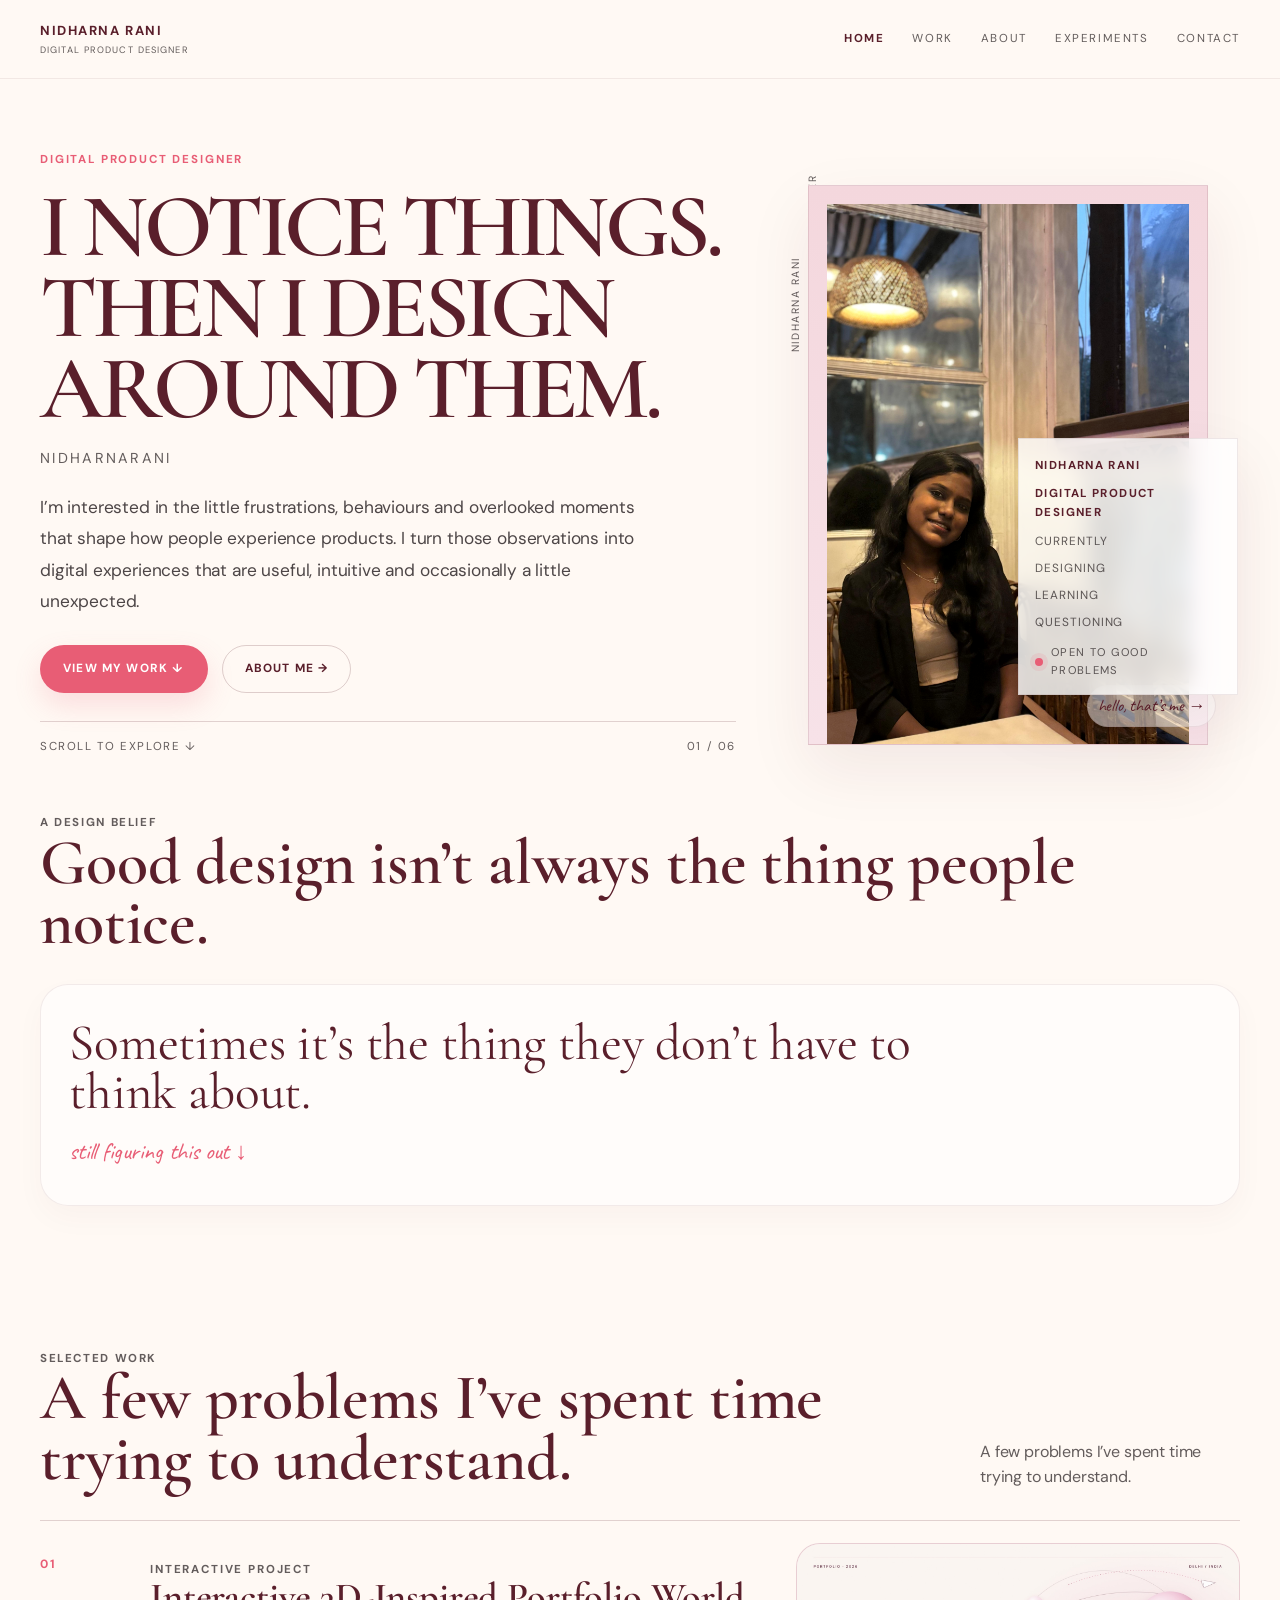
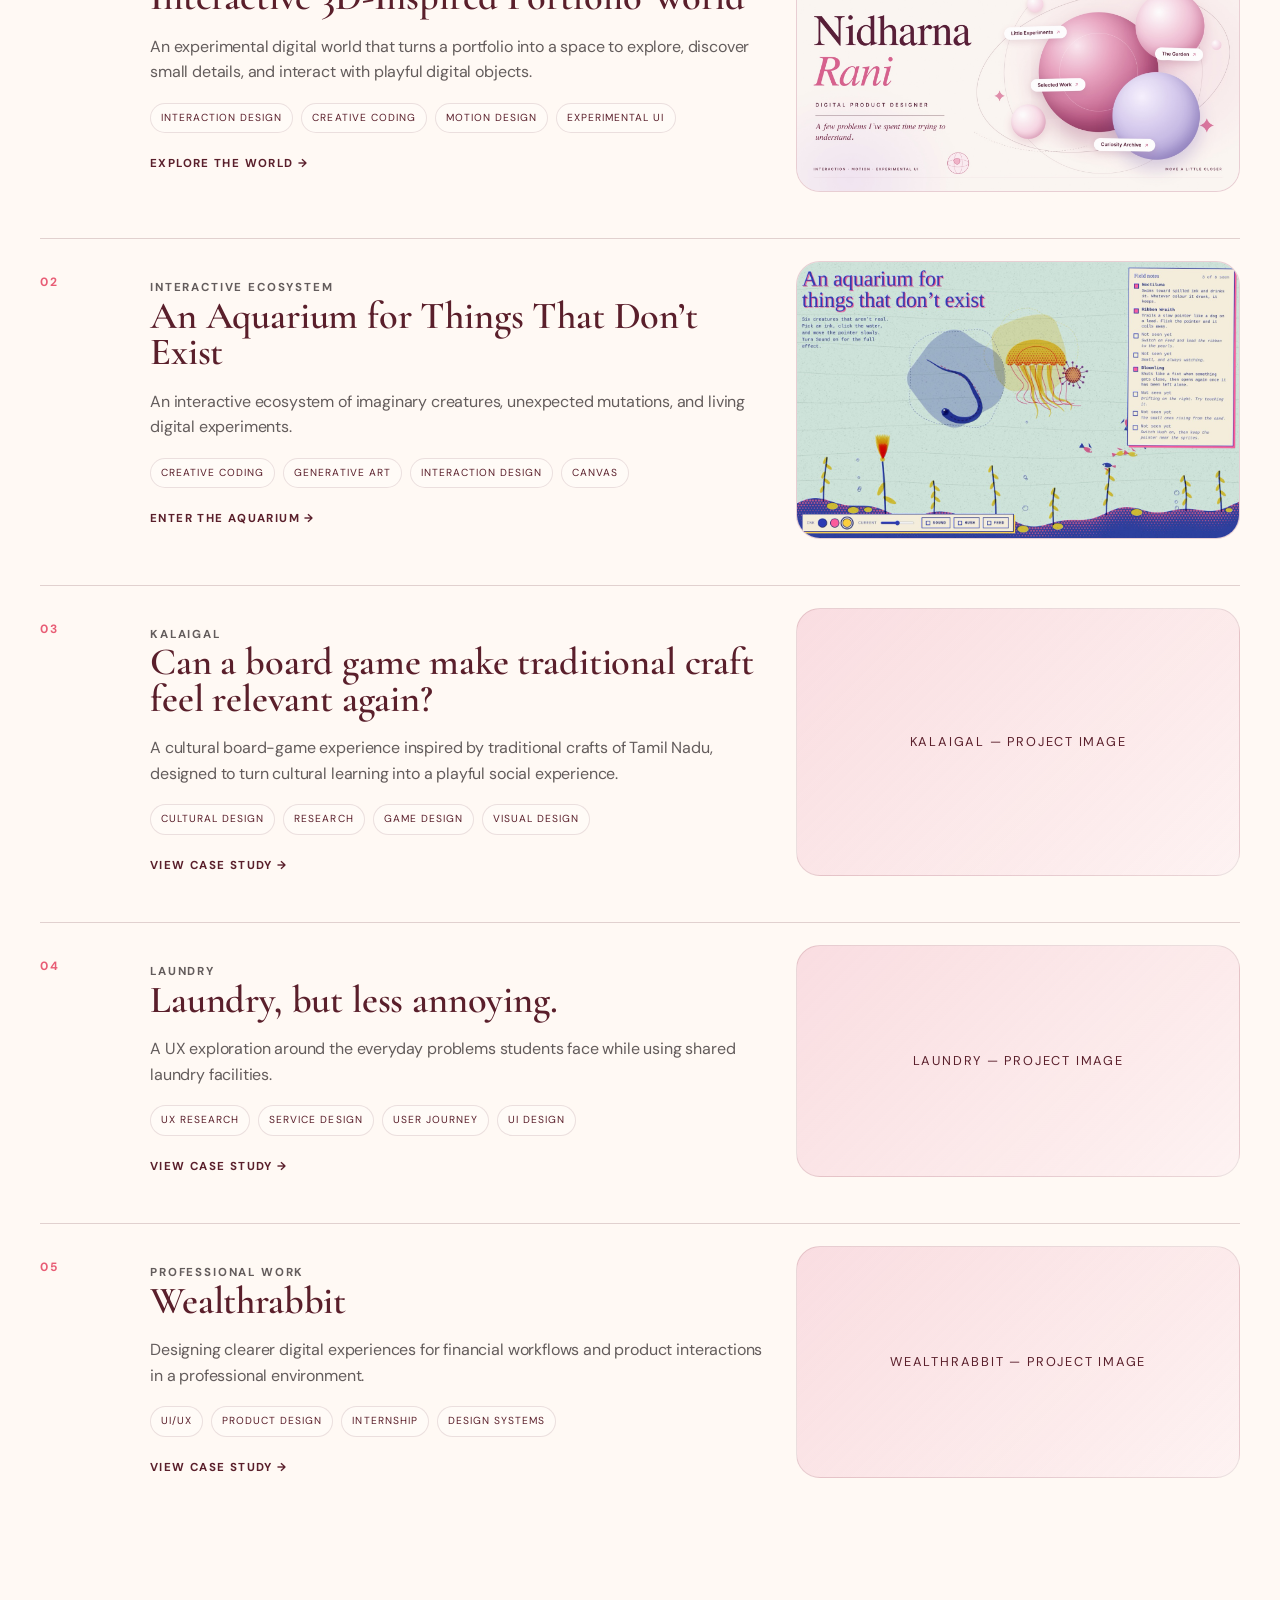
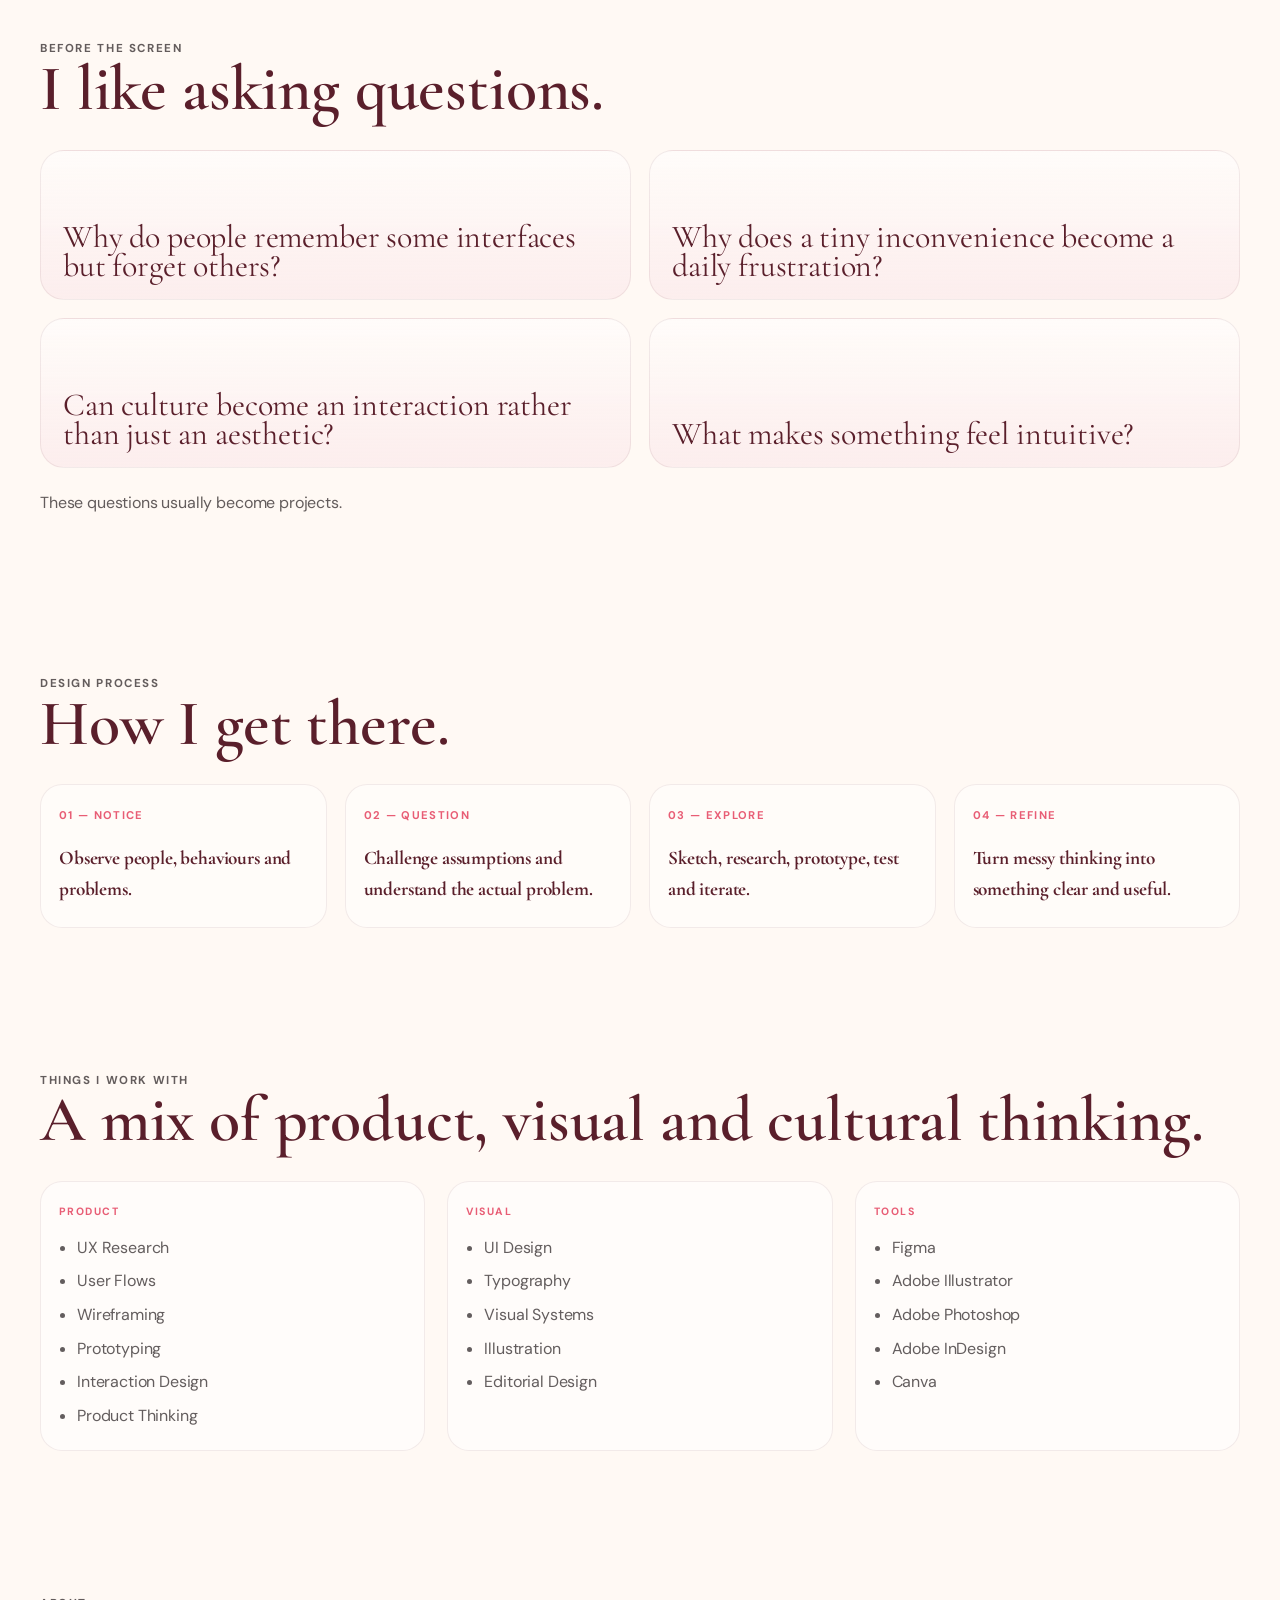
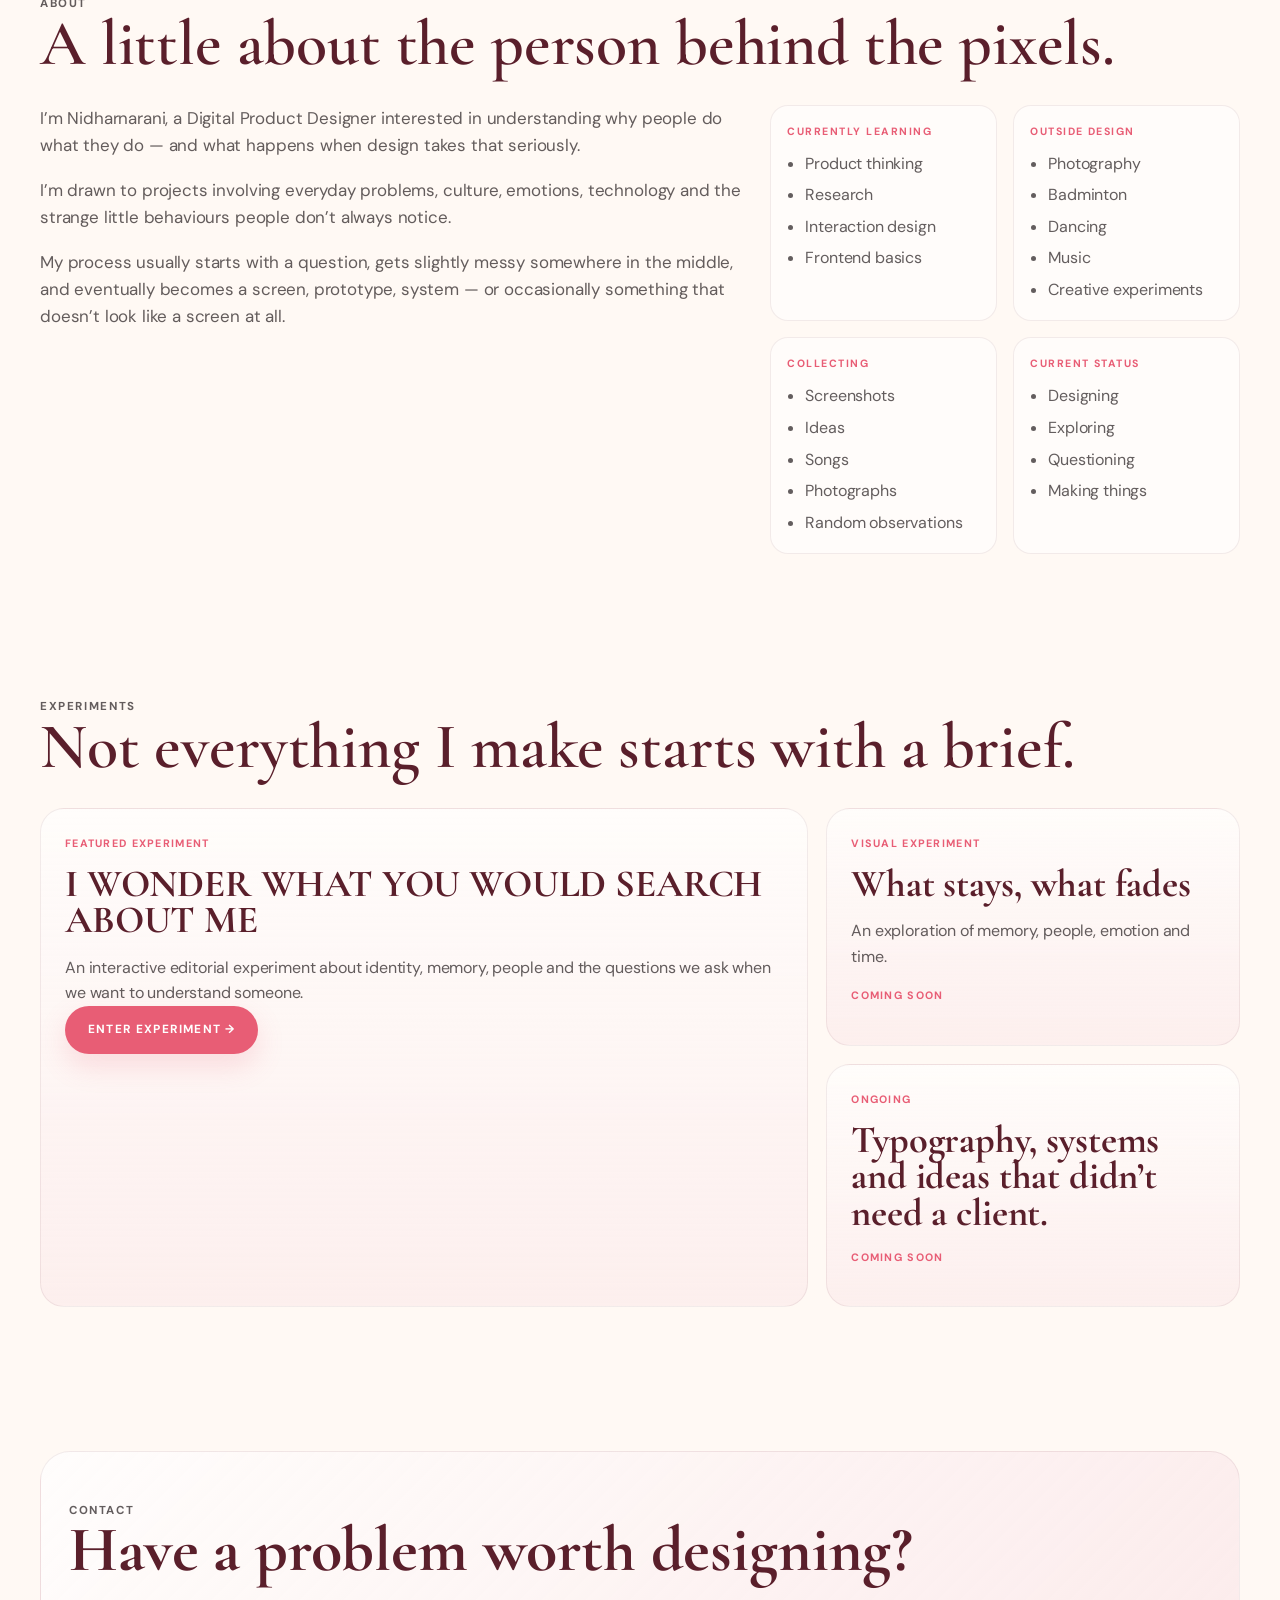
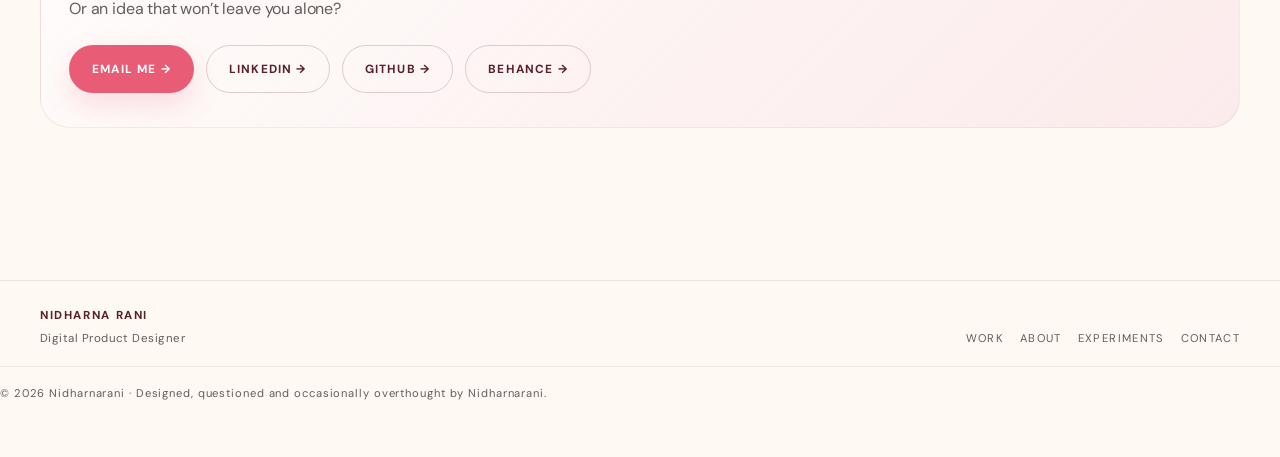
<file: index.html>
<!DOCTYPE html>
<html lang="en">
  <head>
    <meta charset="UTF-8" />
    <meta name="viewport" content="width=device-width, initial-scale=1.0" />
    <meta
      name="description"
      content="Nidharnarani is a Digital Product Designer interested in behaviours, friction, and thoughtful digital experiences."
    />
    <title>Nidharnarani | Digital Product Designer</title>
    <link rel="shortcut icon" href="favicon.ico" />
    <link rel="stylesheet" href="home.css" />
    <script src="home.js" defer></script>
  </head>
  <body>
    <div class="cursor-stars" id="cursorStars" aria-hidden="true"></div>

    <header class="site-header">
      <div class="site-shell nav">
        <div class="brand">
          <a href="#top">NIDHARNA RANI</a>
          <span>Digital Product Designer</span>
        </div>

        <button class="menu-toggle" aria-label="Open menu">☰</button>

        <nav class="nav-links" aria-label="Main navigation">
          <a href="#top" class="nav-home">Home</a>
          <a href="#work">Work</a>
          <a href="#about">About</a>
          <a href="#experiments">Experiments</a>
          <a href="#contact">Contact</a>
        </nav>
      </div>
    </header>

    <main id="top" class="site-shell">
      <section class="hero" aria-labelledby="hero-title">
        <div class="hero-copy">
          <p class="eyebrow">Digital Product Designer</p>
          <h1 id="hero-title">I NOTICE THINGS.<br />THEN I DESIGN<br />AROUND THEM.</h1>
          <p class="role">Nidharnarani</p>
          <p class="intro">
            I’m interested in the little frustrations, behaviours and overlooked moments that
            shape how people experience products. I turn those observations into digital
            experiences that are useful, intuitive and occasionally a little unexpected.
          </p>

          <div class="hero-actions">
            <a class="button primary" href="#work">View my work ↓</a>
            <a class="button secondary" href="#about">About me →</a>
          </div>

          <div class="hero-meta">
            <span>Scroll to explore ↓</span>
            <span>01 / 06</span>
          </div>
        </div>

        <div class="hero-visual">
          <div class="portrait-wrap">
            <div class="portrait-label">NIDHARNA RANI<br />DIGITAL PRODUCT DESIGNER</div>

            <div class="portrait-frame">
              <img
                class="portrait"
                src="assets/nidharna.jpeg"
                alt="Nidharnarani, Digital Product Designer"
                onerror="this.parentElement.classList.add('image-fallback'); this.style.display='none';"
              />
            </div>

            <div class="annotation">hello, that’s me →</div>

            <aside class="mini-profile-card" aria-label="Profile summary">
              <p class="card-name">NIDHARNA RANI</p>
              <p class="card-name">DIGITAL PRODUCT DESIGNER</p>

              <ul>
                <li>Currently</li>
                <li>Designing</li>
                <li>Learning</li>
                <li>Questioning</li>
              </ul>

              <div class="status-row">
                <span class="status-dot" aria-hidden="true"></span>
                <span>Open to good problems</span>
              </div>
            </aside>
          </div>
        </div>
      </section>

      <section class="section belief" aria-labelledby="belief-title">
        <div class="section-header">
          <div>
            <p class="section-label">A design belief</p>
            <h2 id="belief-title">Good design isn’t always the thing people notice.</h2>
          </div>
        </div>

        <div class="belief-panel">
          <blockquote>
            Sometimes it’s the thing they don’t have to think about.
          </blockquote>
          <div class="belief-annotation">still figuring this out ↓</div>
        </div>
      </section>

      <section id="work" class="section" aria-labelledby="work-title">
        <div class="section-header">
          <div>
            <p class="section-label">Selected work</p>
            <h2 id="work-title">A few problems I’ve spent time trying to understand.</h2>
          </div>
          <p>
            A few problems I’ve spent time trying to understand.
          </p>
        </div>

        <div class="work-grid">
          <article class="project">
            <div class="project-number">01</div>
            <div class="project-copy">
              <p class="project-kicker">Interactive project</p>
              <h3>Interactive 3D-Inspired Portfolio World</h3>
              <p>
                An experimental digital world that turns a portfolio into a space to explore,
                discover small details, and interact with playful digital objects.
              </p>
              <div class="tag-row">
                <span class="tag">Interaction Design</span>
                <span class="tag">Creative Coding</span>
                <span class="tag">Motion Design</span>
                <span class="tag">Experimental UI</span>
              </div>
              <a class="text-link" href="interactive-world/index.html">Explore the World →</a>
            </div>
            <div class="project-visual project-visual--cover">
              <img
                class="project-image"
                src="assets/projects/world-of-little-curiosities-cover.jpg"
                alt="A World of Little Curiosities — an interactive digital world."
                loading="lazy"
              />
            </div>
          </article>

          <article class="project">
            <div class="project-number">02</div>
            <div class="project-copy">
              <p class="project-kicker">Interactive ecosystem</p>
              <h3>An Aquarium for Things That Don’t Exist</h3>
              <p>
                An interactive ecosystem of imaginary creatures, unexpected mutations, and
                living digital experiments.
              </p>
              <div class="tag-row">
                <span class="tag">Creative Coding</span>
                <span class="tag">Generative Art</span>
                <span class="tag">Interaction Design</span>
                <span class="tag">Canvas</span>
              </div>
              <a class="text-link" href="aquarium/index.html">Enter the aquarium →</a>
            </div>
            <div class="project-visual project-visual--aquarium">
              <img
                class="project-image"
                src="assets/projects/aquarium-preview.jpg"
                alt="A pale-water aquarium scene of invented creatures — a jellyfish, a ribbon, glass sprites, a bloomling and a spore."
                loading="lazy"
              />
            </div>
          </article>

          <article class="project">
            <div class="project-number">03</div>
            <div class="project-copy">
              <p class="project-kicker">Kalaigal</p>
              <h3>Can a board game make traditional craft feel relevant again?</h3>
              <p>
                A cultural board-game experience inspired by traditional crafts of Tamil Nadu,
                designed to turn cultural learning into a playful social experience.
              </p>
              <div class="tag-row">
                <span class="tag">Cultural Design</span>
                <span class="tag">Research</span>
                <span class="tag">Game Design</span>
                <span class="tag">Visual Design</span>
              </div>
              <a class="text-link" href="#">View case study →</a>
            </div>
            <div class="project-visual" aria-label="Kalaigal project visual placeholder">
              <div class="visual-placeholder">KALAIGAL — PROJECT IMAGE</div>
            </div>
          </article>

          <article class="project">
            <div class="project-number">04</div>
            <div class="project-copy">
              <p class="project-kicker">Laundry</p>
              <h3>Laundry, but less annoying.</h3>
              <p>
                A UX exploration around the everyday problems students face while using shared
                laundry facilities.
              </p>
              <div class="tag-row">
                <span class="tag">UX Research</span>
                <span class="tag">Service Design</span>
                <span class="tag">User Journey</span>
                <span class="tag">UI Design</span>
              </div>
              <a class="text-link" href="#">View case study →</a>
            </div>
            <div class="project-visual" aria-label="Laundry project visual placeholder">
              <div class="visual-placeholder">LAUNDRY — PROJECT IMAGE</div>
            </div>
          </article>

          <article class="project">
            <div class="project-number">05</div>
            <div class="project-copy">
              <p class="project-kicker">Professional work</p>
              <h3>Wealthrabbit</h3>
              <p>
                Designing clearer digital experiences for financial workflows and product
                interactions in a professional environment.
              </p>
              <div class="tag-row">
                <span class="tag">UI/UX</span>
                <span class="tag">Product Design</span>
                <span class="tag">Internship</span>
                <span class="tag">Design Systems</span>
              </div>
              <a class="text-link" href="#">View case study →</a>
            </div>
            <div class="project-visual" aria-label="Wealthrabbit project visual placeholder">
              <div class="visual-placeholder">WEALTHRABBIT — PROJECT IMAGE</div>
            </div>
          </article>
        </div>
      </section>

      <section class="section" aria-labelledby="thinking-title">
        <div class="section-header">
          <div>
            <p class="section-label">Before the screen</p>
            <h2 id="thinking-title">I like asking questions.</h2>
          </div>
        </div>

        <div class="thinking-list">
          <div class="thinking-item">Why do people remember some interfaces but forget others?</div>
          <div class="thinking-item">Why does a tiny inconvenience become a daily frustration?</div>
          <div class="thinking-item">Can culture become an interaction rather than just an aesthetic?</div>
          <div class="thinking-item">What makes something feel intuitive?</div>
        </div>

        <p class="thinking-foot">These questions usually become projects.</p>
      </section>

      <section class="section" aria-labelledby="process-title">
        <div class="section-header">
          <div>
            <p class="section-label">Design process</p>
            <h2 id="process-title">How I get there.</h2>
          </div>
        </div>

        <div class="process-grid">
          <div class="process-step">
            <div class="step-number">01 — Notice</div>
            <h3>Observe people, behaviours and problems.</h3>
          </div>
          <div class="process-step">
            <div class="step-number">02 — Question</div>
            <h3>Challenge assumptions and understand the actual problem.</h3>
          </div>
          <div class="process-step">
            <div class="step-number">03 — Explore</div>
            <h3>Sketch, research, prototype, test and iterate.</h3>
          </div>
          <div class="process-step">
            <div class="step-number">04 — Refine</div>
            <h3>Turn messy thinking into something clear and useful.</h3>
          </div>
        </div>
      </section>

      <section class="section" aria-labelledby="skills-title">
        <div class="section-header">
          <div>
            <p class="section-label">Things I work with</p>
            <h2 id="skills-title">A mix of product, visual and cultural thinking.</h2>
          </div>
        </div>

        <div class="skills-layout">
          <div class="skill-block">
            <h3>Product</h3>
            <ul>
              <li>UX Research</li>
              <li>User Flows</li>
              <li>Wireframing</li>
              <li>Prototyping</li>
              <li>Interaction Design</li>
              <li>Product Thinking</li>
            </ul>
          </div>

          <div class="skill-block">
            <h3>Visual</h3>
            <ul>
              <li>UI Design</li>
              <li>Typography</li>
              <li>Visual Systems</li>
              <li>Illustration</li>
              <li>Editorial Design</li>
            </ul>
          </div>

          <div class="skill-block">
            <h3>Tools</h3>
            <ul>
              <li>Figma</li>
              <li>Adobe Illustrator</li>
              <li>Adobe Photoshop</li>
              <li>Adobe InDesign</li>
              <li>Canva</li>
            </ul>
          </div>
        </div>
      </section>

      <section id="about" class="section" aria-labelledby="about-title">
        <div class="section-header">
          <div>
            <p class="section-label">About</p>
            <h2 id="about-title">A little about the person behind the pixels.</h2>
          </div>
        </div>

        <div class="about-grid">
          <div class="about-copy">
            <p>
              I’m Nidharnarani, a Digital Product Designer interested in understanding why
              people do what they do — and what happens when design takes that seriously.
            </p>
            <p>
              I’m drawn to projects involving everyday problems, culture, emotions,
              technology and the strange little behaviours people don’t always notice.
            </p>
            <p>
              My process usually starts with a question, gets slightly messy somewhere in the
              middle, and eventually becomes a screen, prototype, system — or occasionally
              something that doesn’t look like a screen at all.
            </p>
          </div>

          <div class="detail-grid">
            <div class="detail-card">
              <h4>Currently learning</h4>
              <ul>
                <li>Product thinking</li>
                <li>Research</li>
                <li>Interaction design</li>
                <li>Frontend basics</li>
              </ul>
            </div>

            <div class="detail-card">
              <h4>Outside design</h4>
              <ul>
                <li>Photography</li>
                <li>Badminton</li>
                <li>Dancing</li>
                <li>Music</li>
                <li>Creative experiments</li>
              </ul>
            </div>

            <div class="detail-card">
              <h4>Collecting</h4>
              <ul>
                <li>Screenshots</li>
                <li>Ideas</li>
                <li>Songs</li>
                <li>Photographs</li>
                <li>Random observations</li>
              </ul>
            </div>

            <div class="detail-card">
              <h4>Current status</h4>
              <ul>
                <li>Designing</li>
                <li>Exploring</li>
                <li>Questioning</li>
                <li>Making things</li>
              </ul>
            </div>
          </div>
        </div>
      </section>

      <section id="experiments" class="section" aria-labelledby="experiments-title">
        <div class="section-header">
          <div>
            <p class="section-label">Experiments</p>
            <h2 id="experiments-title">Not everything I make starts with a brief.</h2>
          </div>
        </div>

        <div class="experiments-wrap">
          <article class="featured-experiment">
            <div class="label">Featured experiment</div>
            <h3>I WONDER WHAT YOU WOULD SEARCH ABOUT ME</h3>
            <p>
              An interactive editorial experiment about identity, memory, people and the
              questions we ask when we want to understand someone.
            </p>
            <a class="button primary" href="article.html">Enter experiment →</a>
          </article>

          <div class="small-experiment-list">
            <article class="small-experiment">
              <div class="label">Visual experiment</div>
              <h3>What stays, what fades</h3>
              <p>An exploration of memory, people, emotion and time.</p>
              <div class="label" style="margin-top: 18px;">Coming soon</div>
            </article>

            <article class="small-experiment">
              <div class="label">Ongoing</div>
              <h3>Typography, systems and ideas that didn’t need a client.</h3>
              <div class="label" style="margin-top: 18px;">Coming soon</div>
            </article>
          </div>
        </div>
      </section>

      <section id="contact" class="section" aria-labelledby="contact-title">
        <div class="contact-box">
          <p class="section-label">Contact</p>
          <h2 id="contact-title">Have a problem worth designing?</h2>
          <p>Or an idea that won’t leave you alone?</p>

          <div class="contact-actions">
            <a class="button primary" href="mailto:hello@example.com">Email me →</a>
            <a class="button secondary" href="https://www.linkedin.com" target="_blank" rel="noreferrer">Linkedin →</a>
            <a class="button secondary" href="https://github.com" target="_blank" rel="noreferrer">GitHub →</a>
            <a class="button secondary" href="https://www.behance.net" target="_blank" rel="noreferrer">Behance →</a>
          </div>
        </div>
      </section>
    </main>

    <footer class="site-footer">
      <div class="site-shell footer-inner">
        <div class="footer-brand">
          <strong>NIDHARNA RANI</strong>
          <span>Digital Product Designer</span>
        </div>

        <nav class="footer-links" aria-label="Footer navigation">
          <a href="#work">Work</a>
          <a href="#about">About</a>
          <a href="#experiments">Experiments</a>
          <a href="#contact">Contact</a>
        </nav>
      </div>

      <div class="site-shell footer-meta">© 2026 Nidharnarani · Designed, questioned and occasionally overthought by Nidharnarani.</div>
    </footer>
  </body>
</html>
</file>
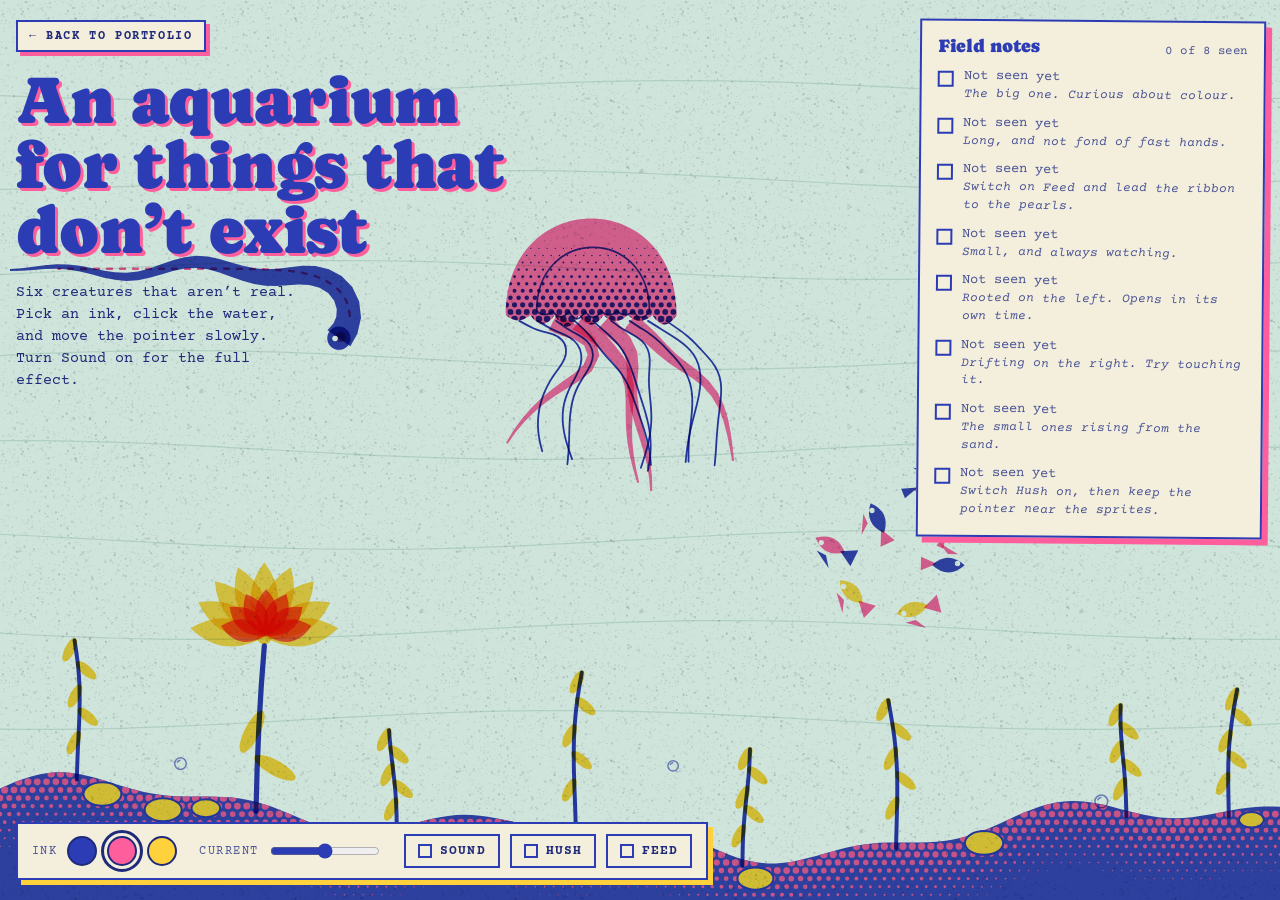
<file: aquarium/index.html>
<!doctype html>
<html lang="en">
<head>
<meta charset="utf-8">
<meta name="viewport" content="width=device-width, initial-scale=1, viewport-fit=cover">
<title>An Aquarium for Things That Don&rsquo;t Exist</title>
<meta name="description" content="An interactive tank of six invented creatures. Drop ink, move slowly, and fill in the field notes.">
<link rel="preconnect" href="https://fonts.googleapis.com">
<link rel="preconnect" href="https://fonts.gstatic.com" crossorigin>
<link href="https://fonts.googleapis.com/css2?family=Caprasimo&family=Courier+Prime:wght@400;700&display=swap" rel="stylesheet">
<link rel="stylesheet" href="style.css">
</head>
<body>
<div class="stage">
  <canvas id="tank" role="img" aria-label="A tank of five invented sea creatures that react to your pointer: a jellyfish, a ribbon, a small shoal, a flower and a spiky spore."></canvas>
  <div class="ui">
    <header class="title">
      <a class="back panel" href="../index.html">&larr; Back to portfolio</a>
      <h1>An aquarium for things that don&rsquo;t exist</h1>
      <p>Six creatures that aren&rsquo;t real. Pick an ink, click the water, and move the pointer slowly. Turn Sound on for the full effect.</p>
    </header>

    <aside class="notes" id="notes">
      <button class="notes-toggle" id="notesToggle" aria-expanded="false" aria-controls="sheet">Field notes <span id="count2">0/6</span></button>
      <section class="sheet panel" id="sheet" aria-label="Field notes">
        <div class="sheet-head"><h2>Field notes</h2><span class="count" id="count">0 of 6 seen</span></div>
        <ol id="list"></ol>
      </section>
    </aside>

    <div class="tray panel">
      <div class="grp" role="radiogroup" aria-label="Ink colour">
        <span class="lab">Ink</span>
        <button class="pot" data-ink="0" role="radio" aria-checked="false" aria-label="Blue ink"></button>
        <button class="pot" data-ink="1" role="radio" aria-checked="true" aria-label="Pink ink"></button>
        <button class="pot" data-ink="2" role="radio" aria-checked="false" aria-label="Yellow ink"></button>
      </div>
      <label class="grp" for="current"><span class="lab">Current</span><input id="current" type="range" min="0" max="100" value="50"></label>
      <div class="grp">
        <button class="tog" id="sound" type="button" aria-pressed="false"><i class="led"></i>Sound</button>
        <button class="tog" id="hush" type="button" aria-pressed="false"><i class="led"></i>Hush</button>
        <button class="tog" id="game" type="button" aria-pressed="false"><i class="led"></i>Feed</button>
        <span class="hud" id="hud" hidden aria-live="polite"></span>
      </div>
    </div>
  </div>
</div>
<script src="script.js"></script>
</body>
</html>
</file>
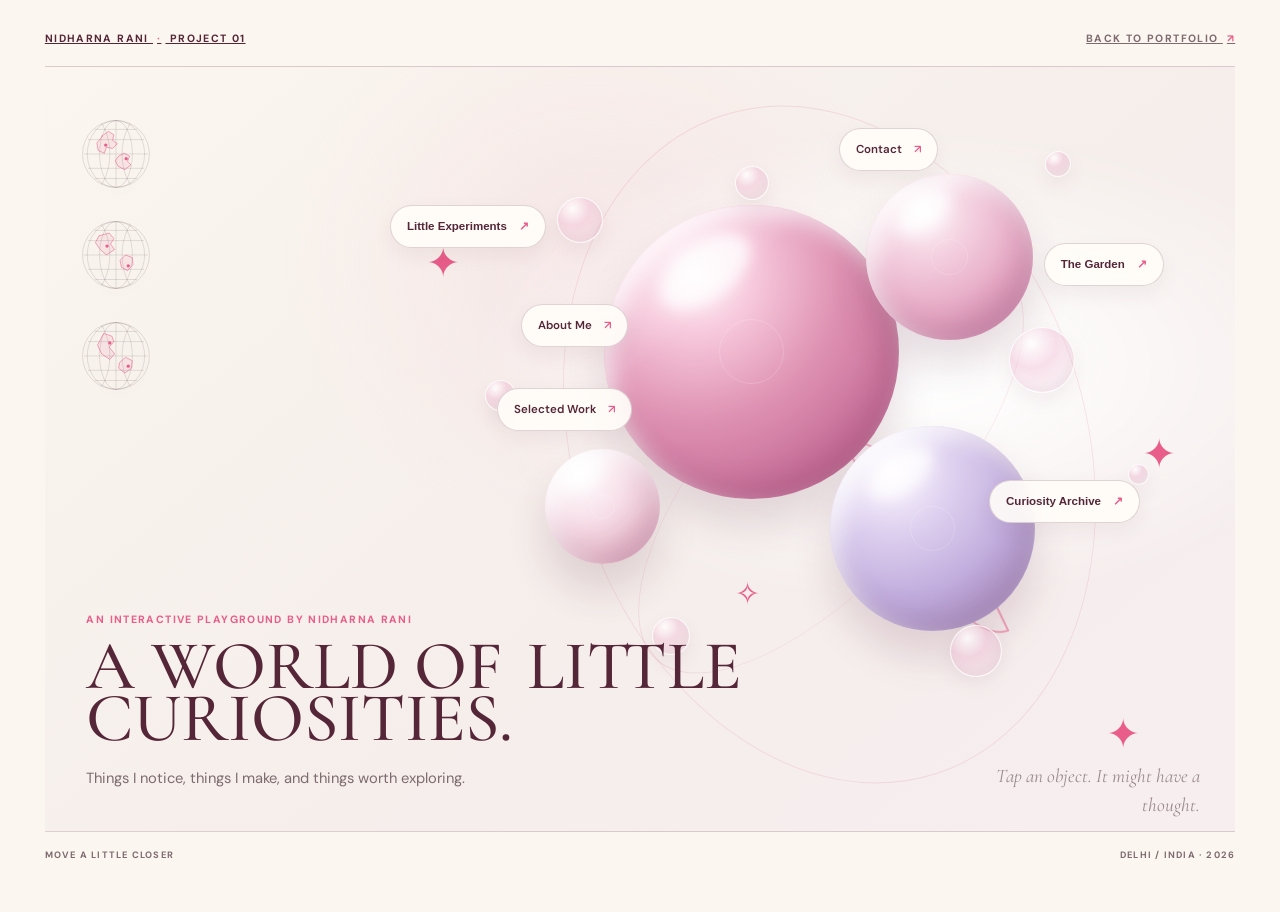
<file: interactive-world/index.html>
<!DOCTYPE html>
<html lang="en">
<head>
  <meta charset="UTF-8" />
  <meta name="viewport" content="width=device-width, initial-scale=1.0" />
  <meta name="description" content="A playful, interactive digital world by Nidharnarani Rani." />
  <title>A World of Little Curiosities — Nidharnarani</title>
  <link rel="preconnect" href="https://fonts.googleapis.com" />
  <link rel="preconnect" href="https://fonts.gstatic.com" crossorigin />
  <link href="https://fonts.googleapis.com/css2?family=Cormorant+Garamond:wght@400;500;600;700&family=DM+Sans:wght@400;500;600;700&display=swap" rel="stylesheet" />
  <link rel="stylesheet" href="world.css" />
  <script src="world.js" defer></script>
</head>
<body class="world-page">
  <main class="interactive-world">
    <section class="world-stage" id="worldStage" aria-labelledby="worldTitle">
      <header class="world-header">
        <a class="world-wordmark" href="../index.html">NIDHARNA RANI <span>·</span> PROJECT 01</a>
        <a class="world-home-link" href="../index.html">BACK TO PORTFOLIO <span aria-hidden="true">↗</span></a>
      </header>

      <div class="world-art" id="worldArt" aria-label="Interactive floating objects">
        <div class="globe-column" aria-label="Three illustrated globes">
          <button class="world-object world-globe globe-one" type="button" data-thought="A small world can hold a lot of stories." aria-label="Explore the first globe">
            <svg viewBox="0 0 120 120" role="img" aria-label="Pink wireframe globe">
              <circle cx="60" cy="60" r="49" />
              <ellipse cx="60" cy="60" rx="24" ry="49" />
              <ellipse cx="60" cy="60" rx="42" ry="49" />
              <path d="M13 60h94M19 39h82M19 81h82M29 24h62M29 96h62M60 11v98M39 15c16 27 16 63 0 90M81 15c-16 27-16 63 0 90" />
              <path class="map-lines" d="m39 34 10-7 8 5-2 8 7 5-7 7-9-2-3 9-9-4-2-11 8-10zm25 29 8-4 8 4-3 8 5 5-9 7-10-5-4-8z" />
              <circle class="map-dot" cx="45" cy="47" r="2.4" /><circle class="map-dot" cx="75" cy="67" r="2.4" />
            </svg>
          </button>
          <button class="world-object world-globe globe-two" type="button" data-thought="Somewhere new to look, even when you stay right here." aria-label="Explore the second globe">
            <svg viewBox="0 0 120 120" role="img" aria-label="Pink wireframe globe">
              <circle cx="60" cy="60" r="49" /><ellipse cx="60" cy="60" rx="24" ry="49" /><ellipse cx="60" cy="60" rx="42" ry="49" />
              <path d="M13 60h94M19 39h82M19 81h82M29 24h62M29 96h62M60 11v98M39 15c16 27 16 63 0 90M81 15c-16 27-16 63 0 90" />
              <path class="map-lines" d="m35 32 15-4 7 8-5 8 6 8-12 8-9-8-7-10zm31 36 8-8 10 4 1 10-8 9-9-5z" />
              <circle class="map-dot" cx="47" cy="47" r="2.4" /><circle class="map-dot" cx="78" cy="76" r="2.4" />
            </svg>
          </button>
          <button class="world-object world-globe globe-three" type="button" data-thought="A reminder that there is always another perspective." aria-label="Explore the third globe">
            <svg viewBox="0 0 120 120" role="img" aria-label="Pink wireframe globe">
              <circle cx="60" cy="60" r="49" /><ellipse cx="60" cy="60" rx="24" ry="49" /><ellipse cx="60" cy="60" rx="42" ry="49" />
              <path d="M13 60h94M19 39h82M19 81h82M29 24h62M29 96h62M60 11v98M39 15c16 27 16 63 0 90M81 15c-16 27-16 63 0 90" />
              <path class="map-lines" d="m42 27 12 4 3 8-7 8 8 10-7 8-12-8-6-13zm23 43 9-8 10 5-1 11-10 7-9-7z" />
              <circle class="map-dot" cx="51" cy="41" r="2.4" /><circle class="map-dot" cx="78" cy="75" r="2.4" />
            </svg>
          </button>
        </div>

        <div class="orbit orbit-one" aria-hidden="true"></div>
        <div class="orbit orbit-two" aria-hidden="true"></div>
        <button class="world-object sparkle sparkle-one" type="button" data-thought="Found you looking closely." aria-label="Reveal a tiny hidden note">✦</button>
        <span class="sparkle sparkle-two" aria-hidden="true">✦</span>
        <span class="sparkle sparkle-three" aria-hidden="true">✦</span>
        <button class="world-object sparkle sparkle-four" type="button" data-thought="A small detail can change the whole picture." aria-label="Reveal another tiny hidden note">✧</button>

        <button class="world-object world-sphere sphere-large" type="button" data-thought="A thought can start as a tiny bright thing." aria-label="Touch the rose-pink sphere"><span></span></button>
        <button class="world-object world-sphere sphere-small" type="button" data-thought="A little shine, for no particular reason." aria-label="Touch the pearly pink sphere"><span></span></button>
        <button class="world-object world-sphere sphere-lilac" type="button" data-thought="Somewhere between a cloud and an idea." aria-label="Touch the lavender sphere"><span></span></button>
        <button class="world-object world-sphere sphere-pearl" type="button" data-thought="A soft place for a passing thought." aria-label="Touch the blush sphere"><span></span></button>

        <button class="world-object world-bubble bubble-one" type="button" data-thought="Keep looking a little closer." aria-label="Floating thought bubble one"></button>
        <button class="world-object world-bubble bubble-two" type="button" data-thought="What else could this become?" aria-label="Floating thought bubble two"></button>
        <button class="world-object world-bubble bubble-three" type="button" data-thought="An ordinary detail, noticed." aria-label="Floating thought bubble three"></button>
        <button class="world-object world-bubble bubble-four" type="button" data-thought="A small idea passing by." aria-label="Floating thought bubble four"></button>
        <button class="world-object world-bubble bubble-five" type="button" data-draggable data-thought="Maybe there is a story here." aria-label="Draggable thought bubble five"></button>
        <button class="world-object world-bubble bubble-six" type="button" data-thought="Curiosity looks good on you." aria-label="Floating thought bubble six"></button>
        <button class="world-object world-bubble bubble-seven" type="button" data-thought="Nothing is too small to wonder about." aria-label="Floating thought bubble seven"></button>
        <button class="world-object world-bubble bubble-eight" type="button" data-draggable data-thought="Stay for one more question." aria-label="Draggable thought bubble eight"></button>

        <p class="object-note" id="objectNote" role="status" aria-live="polite">Tap an object. It might have a thought.</p>

        <nav class="world-nav" aria-label="Explore the interactive world">
          <button class="world-pill pill-experiments" type="button" data-open-view="experiments">Little Experiments <span aria-hidden="true">↗</span></button>
          <a class="world-pill pill-work" href="../index.html#work" target="_blank" rel="noreferrer">Selected Work <span aria-hidden="true">↗</span></a>
          <button class="world-pill pill-garden" type="button" data-open-view="garden">The Garden <span aria-hidden="true">↗</span></button>
          <button class="world-pill pill-archive" type="button" data-open-view="archive">Curiosity Archive <span aria-hidden="true">↗</span></button>
          <a class="world-pill pill-about" href="../index.html#about" target="_blank" rel="noreferrer">About Me <span aria-hidden="true">↗</span></a>
          <a class="world-pill pill-contact" href="../index.html#contact" target="_blank" rel="noreferrer">Contact <span aria-hidden="true">↗</span></a>
        </nav>

        <div class="world-title-block">
          <p class="world-eyebrow">AN INTERACTIVE PLAYGROUND BY NIDHARNA RANI</p>
          <h1 id="worldTitle"><span class="title-words"><span>A WORLD OF</span> <span>LITTLE</span></span><br class="desktop-title-break" /><span class="title-last">CURIOSITIES.</span></h1>
          <p class="world-subtitle">Things I notice, things I make, and things worth exploring.</p>
        </div>
      </div>
      <footer class="world-footer"><span>MOVE A LITTLE CLOSER</span><span>DELHI / INDIA · 2026</span></footer>
    </section>

    <section class="world-view" id="experimentsView" aria-labelledby="experimentsTitle" hidden>
      <button type="button" class="back-world" data-back-to-world>← Back to my little world</button>
      <p class="world-eyebrow">A FEW THINGS TO POKE AT</p>
      <h2 id="experimentsTitle">Little Experiments</h2>
      <p class="view-intro">A tiny design lab for seeing what happens when you move things around.</p>
      <div class="experiment-tabs" role="tablist" aria-label="Choose an experiment">
        <button type="button" id="shapeTab" class="experiment-tab" role="tab" aria-selected="true" aria-controls="shapePanel">Shape Playground</button>
        <button type="button" id="colourTab" class="experiment-tab" role="tab" aria-selected="false" aria-controls="colourPanel" tabindex="-1">Colour Alchemy</button>
        <button type="button" id="planeTab" class="experiment-tab" role="tab" aria-selected="false" aria-controls="planePanel" tabindex="-1">Paper Plane</button>
      </div>

      <section class="experiment-panel" id="shapePanel" role="tabpanel" aria-labelledby="shapeTab">
        <h3>Shape Playground</h3>
        <p>Drag a shape around. Pick a new form or colour and see how it feels.</p>
        <div class="shape-playground" id="shapePlayground" aria-label="Draggable shape area">
          <button type="button" class="lab-shape shape-one" data-shape-object data-form="round" aria-label="Draggable pink shape one"><span></span></button>
          <button type="button" class="lab-shape shape-two" data-shape-object data-form="round" aria-label="Draggable pink shape two"><span></span></button>
          <button type="button" class="lab-shape shape-three" data-shape-object data-form="round" aria-label="Draggable pink shape three"><span></span></button>
          <span class="shape-hint">grab one and give it a nudge</span>
        </div>
        <div class="lab-controls">
          <div class="control-set" role="group" aria-label="Choose shape">
            <span class="control-label">FORM</span>
            <button type="button" class="shape-choice is-selected" data-shape-mode="round" aria-pressed="true">Round</button>
            <button type="button" class="shape-choice" data-shape-mode="square" aria-pressed="false">Square</button>
            <button type="button" class="shape-choice" data-shape-mode="star" aria-pressed="false">Star</button>
          </div>
          <div class="control-set" role="group" aria-label="Choose shape colour">
            <span class="control-label">COLOUR</span>
            <button type="button" class="colour-swatch swatch-rose" data-shape-colour="#e884a6" aria-label="Rose pink" aria-pressed="true"></button>
            <button type="button" class="colour-swatch swatch-lilac" data-shape-colour="#bca8d7" aria-label="Soft lavender" aria-pressed="false"></button>
            <button type="button" class="colour-swatch swatch-lemon" data-shape-colour="#efc77d" aria-label="Soft yellow" aria-pressed="false"></button>
            <button type="button" class="colour-swatch swatch-green" data-shape-colour="#a8b994" aria-label="Sage green" aria-pressed="false"></button>
          </div>
          <button type="button" class="lab-reset" id="resetShapes">Reset shapes</button>
        </div>
        <p class="lab-status" id="shapeStatus" role="status" aria-live="polite">Everything starts somewhere.</p>
      </section>

      <section class="experiment-panel" id="colourPanel" role="tabpanel" aria-labelledby="colourTab" hidden>
        <h3>Colour Alchemy</h3>
        <p>Choose two colours. What they make together is somewhere in between.</p>
        <div class="colour-mixer">
          <label>FIRST COLOUR <input type="color" id="firstColour" value="#e884a6" /></label>
          <span aria-hidden="true">+</span>
          <label>SECOND COLOUR <input type="color" id="secondColour" value="#bca8d7" /></label>
          <span aria-hidden="true">=</span>
          <div class="mixed-colour" id="mixedColour" aria-label="Mixed colour preview"></div>
        </div>
        <p class="colour-result">A little of both: <output id="mixedHex" for="firstColour secondColour">#D2C6C2</output></p>
      </section>

      <section class="experiment-panel plane-panel" id="planePanel" role="tabpanel" aria-labelledby="planeTab" hidden>
        <h3>Paper Plane</h3>
        <p>Pick a direction, then let a small idea take off.</p>
        <div class="plane-stage" id="planeStage">
          <span class="plane-cloud cloud-left" aria-hidden="true">☁</span>
          <span class="plane-cloud cloud-right" aria-hidden="true">☁</span>
          <svg class="paper-plane" id="paperPlane" viewBox="0 0 72 52" role="img" aria-label="A folded paper plane">
            <path d="M4 23 67 3 49 49 34 31 4 23Z" />
            <path d="m34 31 33-28M34 31l4 12 11-11" />
          </svg>
          <span class="flight-trail" aria-hidden="true"></span>
        </div>
        <button type="button" class="launch-plane" id="launchPlane">Launch the plane <span aria-hidden="true">↗</span></button>
        <p class="lab-status" id="planeStatus" role="status" aria-live="polite">It can always come around again.</p>
      </section>
    </section>

    <section class="world-view garden-view" id="gardenView" aria-labelledby="gardenTitle" hidden>
      <button type="button" class="back-world" data-back-to-world>← Back to my little world</button>
      <p class="world-eyebrow">A SMALL PATCH OF POSSIBILITY</p>
      <h2 id="gardenTitle">The Garden</h2>
      <p class="view-intro">Tap anywhere on the soil to plant a flower. Or use the button below to plant one where you are.</p>
      <div class="garden-bed" id="plantingBed" role="group" aria-label="Garden soil. Click or tap anywhere in this area to plant a flower. You can also focus it and press Enter." tabindex="0">
        <div class="garden-sky" aria-hidden="true"><span>✦</span><span>·</span><span>✧</span></div>
        <span class="firefly firefly-one" aria-hidden="true"></span>
        <span class="firefly firefly-two" aria-hidden="true"></span>
        <span class="firefly firefly-three" aria-hidden="true"></span>
        <span class="garden-petal petal-one" aria-hidden="true"></span>
        <span class="garden-petal petal-two" aria-hidden="true"></span>
        <span class="garden-petal petal-three" aria-hidden="true"></span>
        <div class="garden-soil" aria-hidden="true"></div>
      </div>
      <div class="garden-actions">
        <p class="garden-message" id="gardenMessage" role="status" aria-live="polite">Nothing has bloomed yet. That’s a perfectly good place to begin.</p>
        <button type="button" class="garden-action" id="plantFlowerButton">Plant a flower</button>
        <button type="button" class="garden-action" id="resetGarden">Start again</button>
      </div>
    </section>

    <section class="world-view archive-view" id="archiveView" aria-labelledby="archiveTitle" hidden>
      <button type="button" class="back-world" data-back-to-world>← Back to my little world</button>
      <p class="world-eyebrow">A FEW QUESTIONS I KEEP AROUND</p>
      <h2 id="archiveTitle">Curiosity Archive</h2>
      <p class="view-intro">Not answers, exactly. Just things I like wondering about.</p>
      <div class="archive-toolbar">
        <span id="archiveCount">12 small curiosities</span>
        <button type="button" id="shuffleArchive">Shuffle questions <span aria-hidden="true">⤨</span></button>
      </div>
      <div class="archive-list">
        <button type="button" data-reflection="Some memories arrive with the edges softened. I can remember the feeling before I can remember the day, like waking up with a dream still warm in my hands.">Why do certain memories feel like dreams? <span>↗</span></button>
        <button type="button" data-reflection="I would give them names that sound like old friends. The long grey one passing over the afternoon could be called Tuesday, even if it is very much a Thursday.">What if clouds had names? <span>↗</span></button>
        <button type="button" data-reflection="A small kindness can stay longer than the big event around it. Maybe because nobody planned it; it just happened, and someone noticed.">Why do we remember tiny moments? <span>↗</span></button>
        <button type="button" data-reflection="Maybe a place keeps a little of the shape we left in it: the chair pulled out, the path worn down, the corner where we used to wait. I like thinking it does.">Can a place miss someone? <span>↗</span></button>
        <button type="button" data-reflection="It is often something I almost missed: a late cup of tea, familiar voices in another room, a bit of sun landing on the floor for no reason.">What makes an ordinary day unforgettable? <span>↗</span></button>
        <button type="button" data-reflection="A song makes a small room around a memory. One line, and the old light comes back before I have time to decide whether I meant to visit.">Why does a familiar song change the room? <span>↗</span></button>
        <button type="button" data-reflection="Maybe after we have found a way around it enough times. The workaround settles in, and the original annoyance starts to look like just another part of the day.">When does a tiny inconvenience become a habit? <span>↗</span></button>
        <button type="button" data-reflection="Maybe when it makes space for you without asking you to learn a secret language first. The small signs matter: where to look, what happens next, how to begin.">How can a button feel like a welcome? <span>↗</span></button>
        <button type="button" data-reflection="The conversations that stopped halfway, the afternoon light, the version of me who sat there thinking this was only a normal day. Probably all of it.">What might an empty chair remember? <span>↗</span></button>
        <button type="button" data-reflection="Sometimes they are less about using the thing and more about keeping the person or the day close. A ticket stub can be a very small time machine.">Why do we keep things we do not use? <span>↗</span></button>
        <button type="button" data-reflection="We might agree on the name of it and still see different shades. I wonder how many tiny differences we carry around without ever needing to settle them.">Can two people notice the same colour differently? <span>↗</span></button>
        <button type="button" data-reflection="A question that leaves a little room for not knowing. The best ones seem to open a door, then let you choose whether to step through.">What is a good question for? <span>↗</span></button>
      </div>
    </section>

    <dialog class="reflection-dialog" id="reflectionDialog" aria-labelledby="reflectionQuestion">
      <button type="button" class="dialog-close" aria-label="Close reflection">×</button>
      <p class="world-eyebrow">A THOUGHT, NOT A CONCLUSION</p>
      <h2 id="reflectionQuestion"></h2>
      <p id="reflectionText"></p>
    </dialog>
  </main>
</body>
</html>
</file>
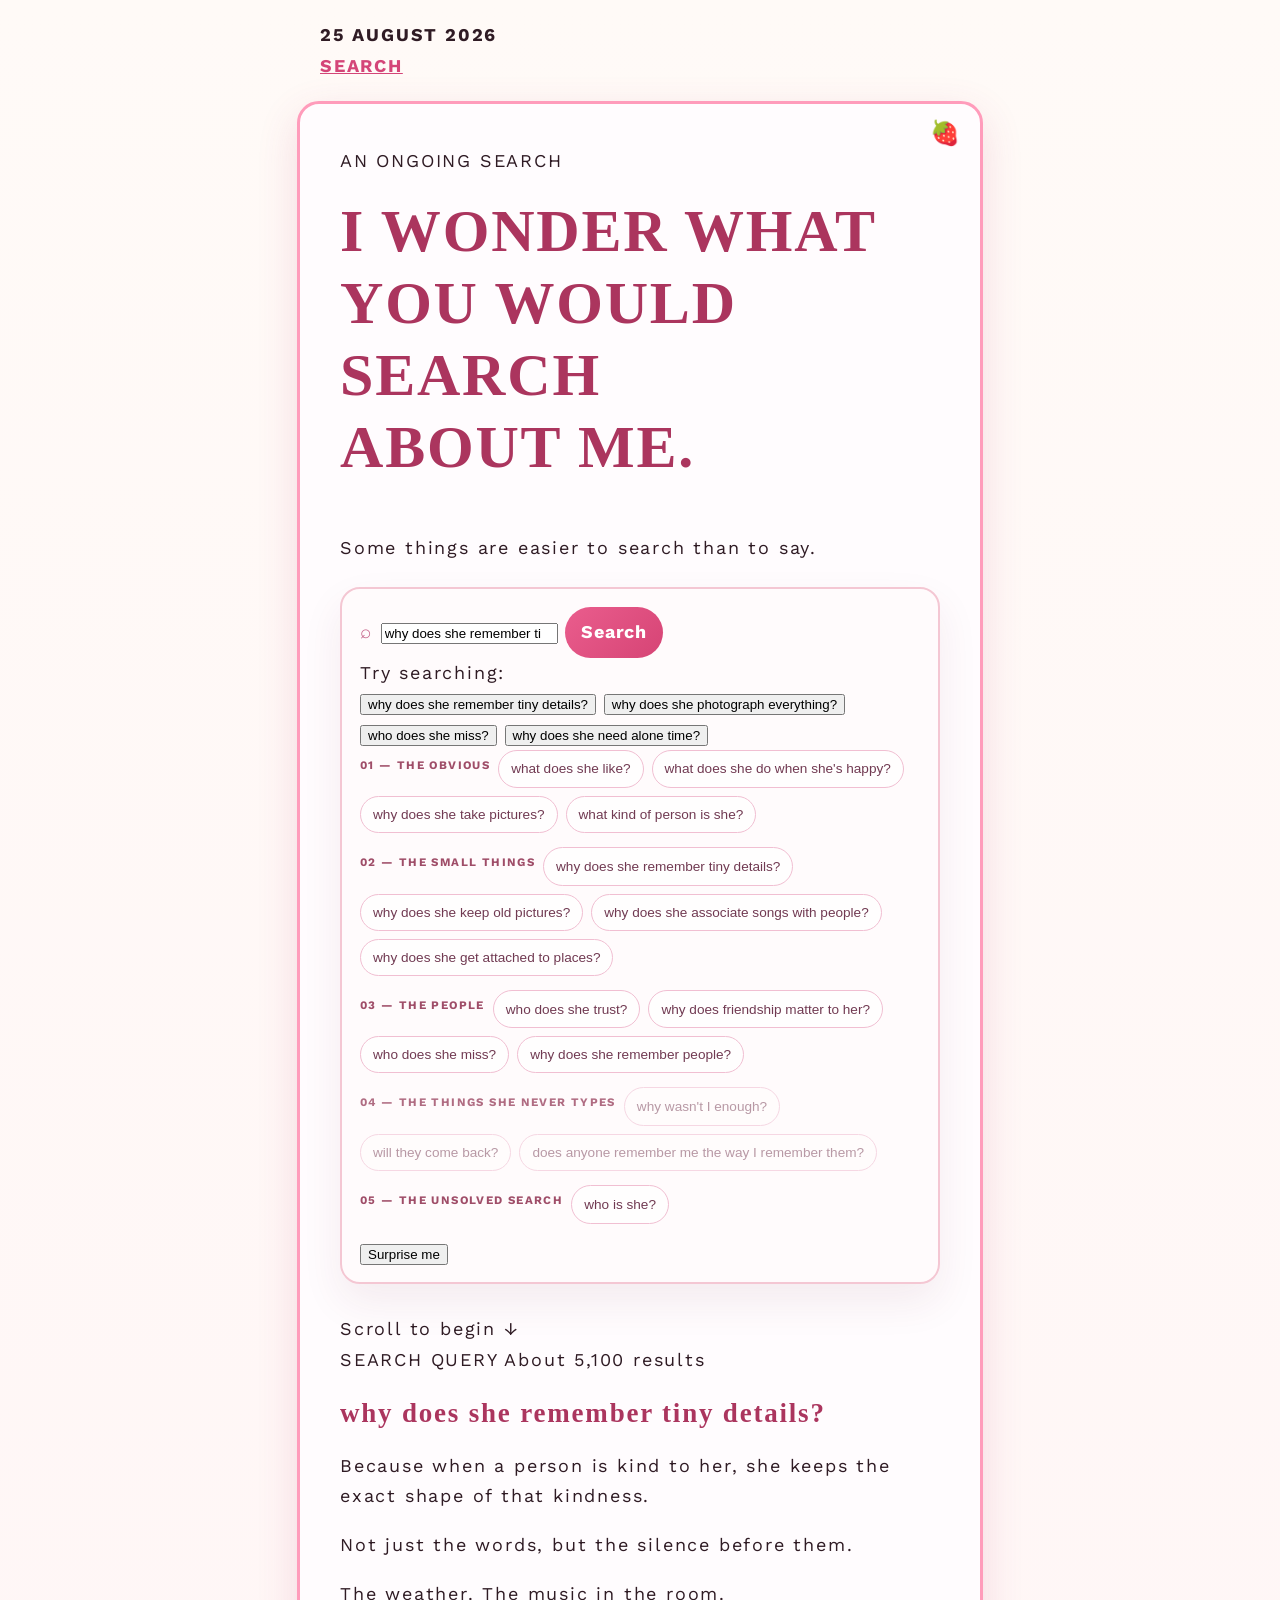
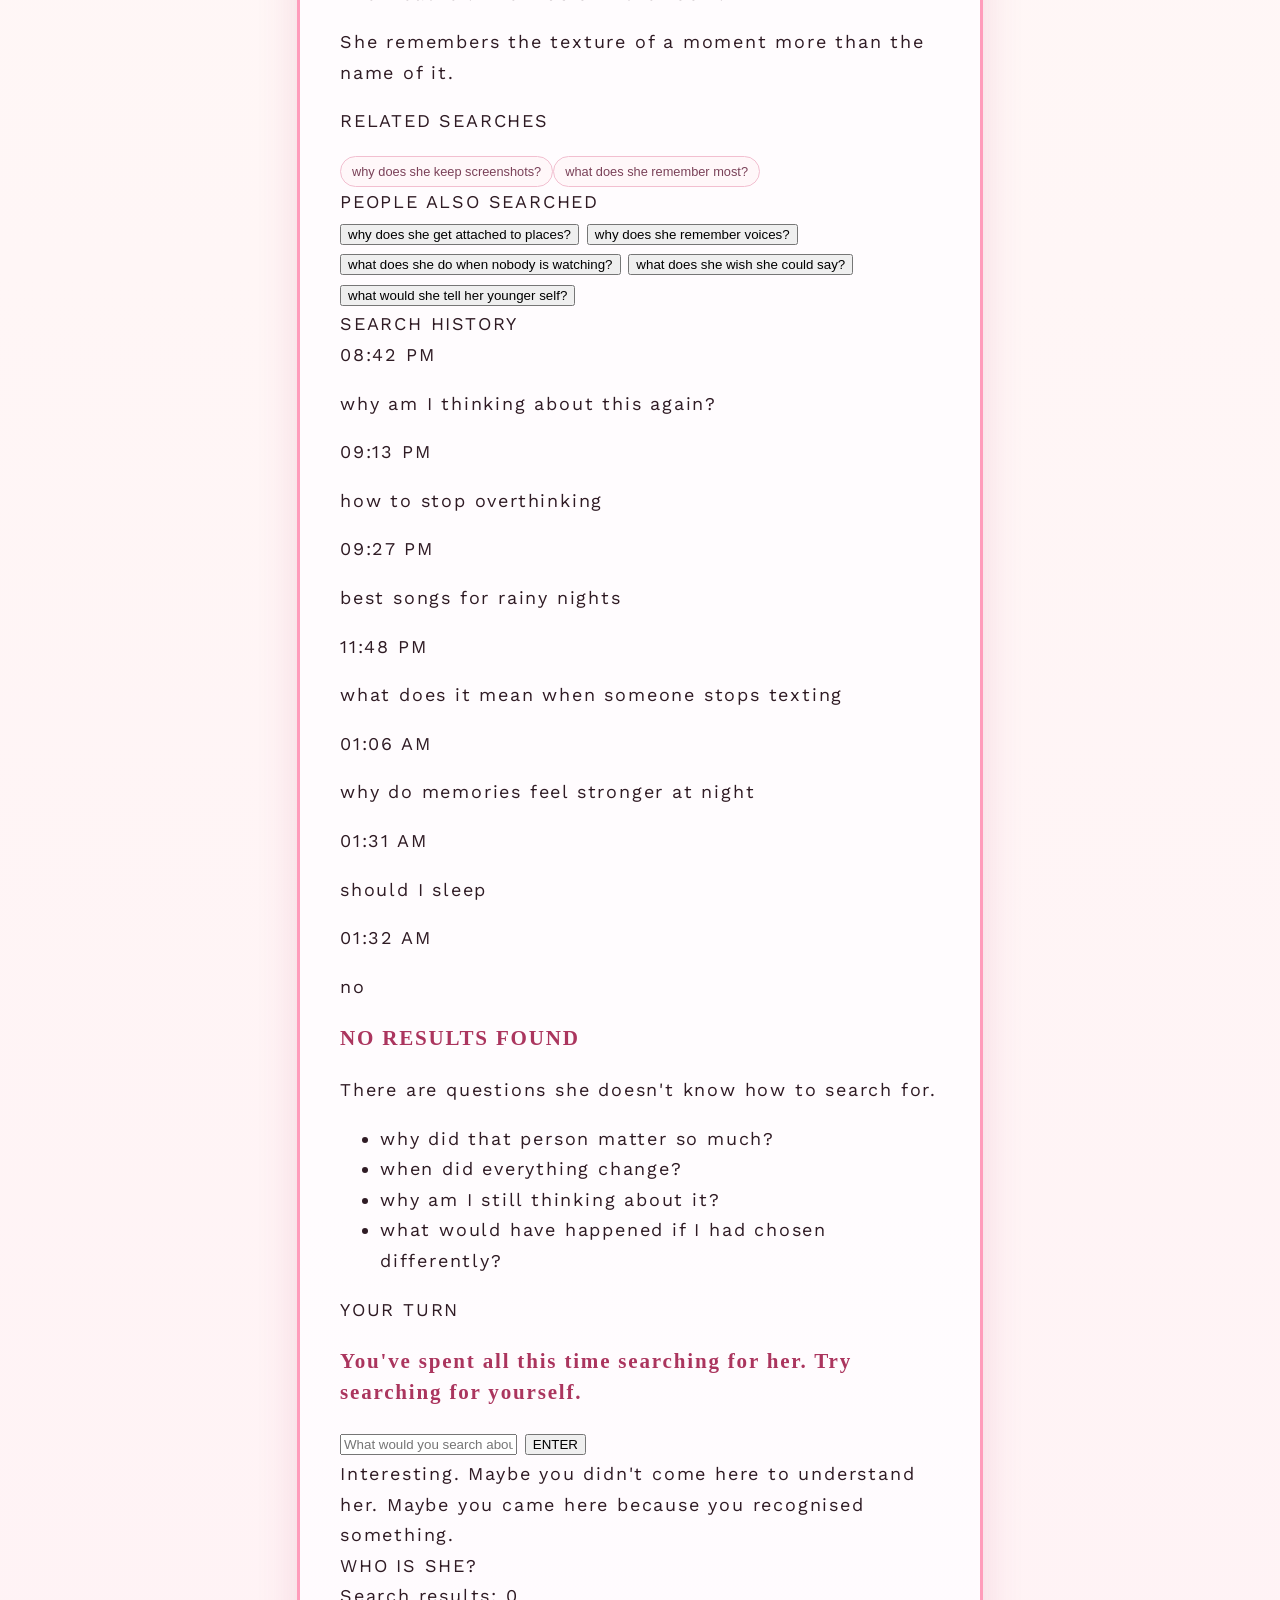
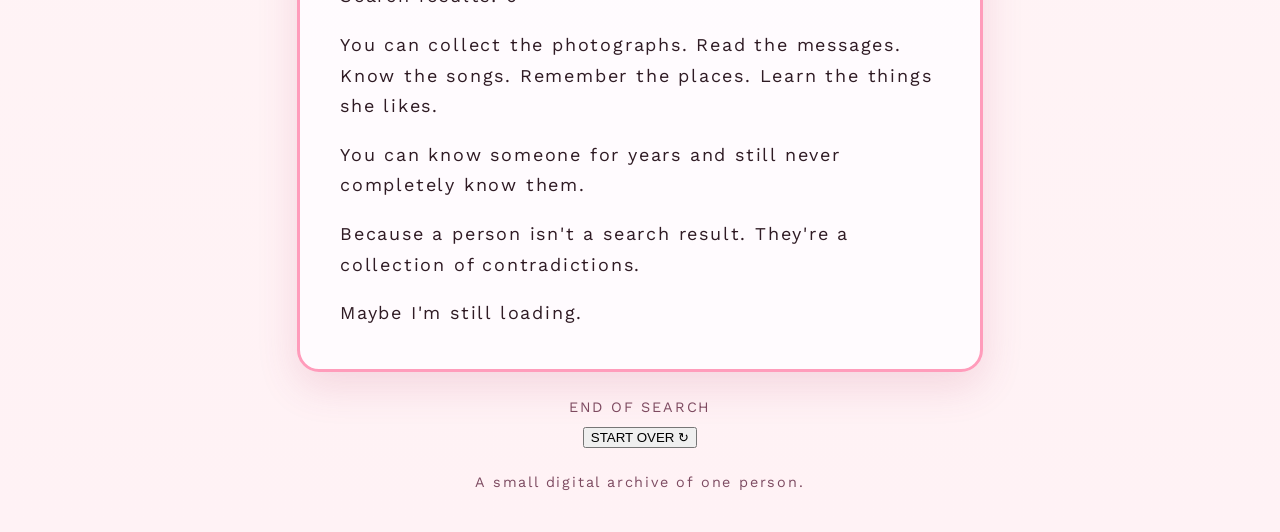
<file: article.html>
<!DOCTYPE html>
<html lang="en">

<head>
  <meta charset="UTF-8" />
  <meta name="viewport" content="width=device-width, initial-scale=1.0" />
  <title>I Wonder What You Would Search About Me</title>
  <link rel="preconnect" href="https://fonts.googleapis.com" />
  <link rel="preconnect" href="https://fonts.gstatic.com" crossorigin />
  <link href="https://fonts.googleapis.com/css2?family=Cormorant+Garamond:wght@400;500;600;700&family=DM+Sans:wght@400;500;700&family=Caveat:wght@500;700&display=swap" rel="stylesheet" />
  <link rel="stylesheet" href="style.css" />
  <script src="scripts.js" defer></script>
  <link rel="shortcut icon" href="favicon.ico" />
</head>

<body>
  <div class="page-shell">
    <header class="topbar">
      <div class="topbar-left">25 AUGUST 2026</div>
      <div class="topbar-right"><a href="#search-area">SEARCH</a></div>
    </header>

    <main class="story">
      <section class="hero" id="top">
        <p class="eyebrow">AN ONGOING SEARCH</p>
        <h1>I WONDER WHAT<br />YOU WOULD SEARCH<br />ABOUT ME.</h1>
        <p class="lede">Some things are easier to search than to say.</p>

        <div class="search-panel" id="search-area" aria-label="Search panel">
          <div class="search-shell" role="search">
            <span class="search-icon" aria-hidden="true">⌕</span>
            <input id="searchInput" type="search" placeholder="What would you like to know?" aria-label="Search" autocomplete="off" />
            <button type="button" class="search-button" id="searchButton">Search</button>
          </div>

          <div class="suggestion-inline">
            <span>Try searching:</span>
            <div class="chip-row">
              <button class="chip" data-query="why does she remember tiny details?">why does she remember tiny details?</button>
              <button class="chip" data-query="why does she photograph everything?">why does she photograph everything?</button>
              <button class="chip" data-query="who does she miss?">who does she miss?</button>
              <button class="chip" data-query="why does she need alone time?">why does she need alone time?</button>
            </div>
          </div>

          <div class="suggestion-groups" id="suggestionGroups" aria-label="Suggested searches">
            <div class="suggestion-group">
              <h3>01 — THE OBVIOUS</h3>
              <button class="suggestion" data-query="what does she like?">what does she like?</button>
              <button class="suggestion" data-query="what does she do when she's happy?">what does she do when she's happy?</button>
              <button class="suggestion" data-query="why does she take pictures?">why does she take pictures?</button>
              <button class="suggestion" data-query="what kind of person is she?">what kind of person is she?</button>
            </div>

            <div class="suggestion-group">
              <h3>02 — THE SMALL THINGS</h3>
              <button class="suggestion" data-query="why does she remember tiny details?">why does she remember tiny details?</button>
              <button class="suggestion" data-query="why does she keep old pictures?">why does she keep old pictures?</button>
              <button class="suggestion" data-query="why does she associate songs with people?">why does she associate songs with people?</button>
              <button class="suggestion" data-query="why does she get attached to places?">why does she get attached to places?</button>
            </div>

            <div class="suggestion-group">
              <h3>03 — THE PEOPLE</h3>
              <button class="suggestion" data-query="who does she trust?">who does she trust?</button>
              <button class="suggestion" data-query="why does friendship matter to her?">why does friendship matter to her?</button>
              <button class="suggestion" data-query="who does she miss?">who does she miss?</button>
              <button class="suggestion" data-query="why does she remember people?">why does she remember people?</button>
            </div>

            <div class="suggestion-group faded-group">
              <h3>04 — THE THINGS SHE NEVER TYPES</h3>
              <button class="suggestion muted" data-query="why wasn't I enough?">why wasn't I enough?</button>
              <button class="suggestion muted" data-query="will they come back?">will they come back?</button>
              <button class="suggestion muted" data-query="does anyone remember me the way I remember them?">does anyone remember me the way I remember them?</button>
            </div>

            <div class="suggestion-group">
              <h3>05 — THE UNSOLVED SEARCH</h3>
              <button class="suggestion" data-query="who is she?">who is she?</button>
            </div>
          </div>

          <div class="search-actions">
            <button type="button" class="surprise-button" id="surpriseButton">Surprise me</button>
          </div>
        </div>

        <div class="scroll-indicator">Scroll to begin ↓</div>
      </section>

      <section class="result-section" id="resultSection">
        <div class="result-card" aria-live="polite">
          <div class="result-topline">
            <span>SEARCH QUERY</span>
            <span id="resultCount">About 8,240 results</span>
          </div>
          <h2 id="resultTitle">why does she remember tiny details?</h2>
          <div id="resultBody"></div>
          <div class="related-box">
            <p class="related-label">RELATED SEARCHES</p>
            <div id="relatedSearches" class="related-searches"></div>
          </div>
        </div>
      </section>

      <section class="archive-section">
        <div class="section-kicker">PEOPLE ALSO SEARCHED</div>
        <div class="archive-grid">
          <button class="archive-card" data-query="why does she get attached to places?">why does she get attached to places?</button>
          <button class="archive-card" data-query="why does she remember voices?">why does she remember voices?</button>
          <button class="archive-card" data-query="what does she do when nobody is watching?">what does she do when nobody is watching?</button>
          <button class="archive-card" data-query="what does she wish she could say?">what does she wish she could say?</button>
          <button class="archive-card" data-query="what would she tell her younger self?">what would she tell her younger self?</button>
        </div>
      </section>

      <section class="timeline-section">
        <div class="section-kicker">SEARCH HISTORY</div>
        <div class="timeline">
          <div class="time-row"><span>08:42 PM</span><p>why am I thinking about this again?</p></div>
          <div class="time-row"><span>09:13 PM</span><p>how to stop overthinking</p></div>
          <div class="time-row"><span>09:27 PM</span><p>best songs for rainy nights</p></div>
          <div class="time-row"><span>11:48 PM</span><p>what does it mean when someone stops texting</p></div>
          <div class="time-row"><span>01:06 AM</span><p>why do memories feel stronger at night</p></div>
          <div class="time-row"><span>01:31 AM</span><p>should I sleep</p></div>
          <div class="time-row"><span>01:32 AM</span><p>no</p></div>
        </div>
      </section>

      <section class="no-results-block">
        <h3>NO RESULTS FOUND</h3>
        <p>There are questions she doesn't know how to search for.</p>
        <ul class="fade-questions">
          <li>why did that person matter so much?</li>
          <li>when did everything change?</li>
          <li>why am I still thinking about it?</li>
          <li>what would have happened if I had chosen differently?</li>
        </ul>
      </section>

      <section class="self-search-section">
        <div class="section-kicker">YOUR TURN</div>
        <h3>You've spent all this time searching for her. Try searching for yourself.</h3>
        <div class="mini-search" role="search">
          <input id="selfInput" type="text" placeholder="What would you search about yourself?" aria-label="Search for yourself" />
          <button id="selfButton" type="button">ENTER</button>
        </div>
        <div id="selfResult" class="self-result">Interesting. Maybe you didn't come here to understand her. Maybe you came here because you recognised something.</div>
      </section>

      <section class="final-section">
        <div class="final-heading">WHO IS SHE?</div>
        <div class="zero-results">Search results: 0</div>
        <p>You can collect the photographs. Read the messages. Know the songs. Remember the places. Learn the things she likes.</p>
        <p>You can know someone for years and still never completely know them.</p>
        <p>Because a person isn't a search result. They're a collection of contradictions.</p>
        <div class="final-line">Maybe I'm still loading.</div>
      </section>
    </main>

    <footer class="site-footer">
      <div>END OF SEARCH</div>
      <button type="button" class="reset-button" id="resetButton">START OVER ↻</button>
      <p>A small digital archive of one person.</p>
    </footer>
  </div>
</body>

</html>
</file>
<file: home.css>
@import url('https://fonts.googleapis.com/css2?family=Cormorant+Garamond:wght@400;500;600;700&family=DM+Sans:wght@400;500;700&family=Caveat:wght@500&display=swap');

:root {
  --cream: #fff9f4;
  --pink: #e85d75;
  --soft-pink: #f6cbd3;
  --blush: #fbe7ea;
  --burgundy: #5a1f2b;
  --text: #21191b;
  --white: #ffffff;
  --line: rgba(90, 31, 43, 0.18);
  --muted: rgba(33, 25, 27, 0.7);
  --shadow: 0 24px 60px rgba(90, 31, 43, 0.08);
}

* {
  box-sizing: border-box;
}

html {
  scroll-behavior: smooth;
}

body {
  margin: 0;
  background: var(--cream);
  color: var(--text);
  font-family: 'DM Sans', sans-serif;
  line-height: 1.6;
  letter-spacing: -0.01em;
  cursor: crosshair;
}

.cursor-stars {
  position: fixed;
  inset: 0;
  pointer-events: none;
  z-index: 200;
  overflow: hidden;
}

.cursor-star {
  position: absolute;
  left: 0;
  top: 0;
  width: var(--star-size);
  height: var(--star-size);
  border-radius: 50%;
  display: block;
  background: radial-gradient(circle, rgba(232, 93, 117, 0.95) 0%, rgba(232, 93, 117, 0.5) 45%, rgba(232, 93, 117, 0) 70%);
  box-shadow: 0 0 14px rgba(232, 93, 117, 0.35);
  opacity: 0;
  animation: starBurst 700ms ease-out forwards;
  animation-delay: var(--delay);
}

@keyframes starBurst {
  0% {
    opacity: 0;
    transform: translate(0, 0) scale(0.3) rotate(0deg);
  }
  18% {
    opacity: 1;
  }
  100% {
    opacity: 0;
    transform: translate(var(--dx), var(--dy)) scale(1.2) rotate(180deg);
  }
}

img {
  max-width: 100%;
  display: block;
}

a {
  color: inherit;
  text-decoration: none;
}

button,
input,
textarea,
select {
  font: inherit;
}

.site-shell {
  width: min(1200px, calc(100% - 40px));
  margin: 0 auto;
}

.site-header {
  position: sticky;
  top: 0;
  z-index: 50;
  backdrop-filter: blur(12px);
  background: rgba(255, 249, 244, 0.78);
  border-bottom: 1px solid rgba(90, 31, 43, 0.08);
}

.nav {
  display: flex;
  align-items: center;
  justify-content: space-between;
  min-height: 78px;
  gap: 24px;
}

.brand {
  display: flex;
  flex-direction: column;
  gap: 2px;
}

.brand a {
  font-size: 0.82rem;
  letter-spacing: 0.12em;
  font-weight: 700;
  color: var(--burgundy);
}

.brand span {
  font-size: 0.58rem;
  letter-spacing: 0.12em;
  text-transform: uppercase;
  color: var(--muted);
}

.nav-links {
  display: flex;
  align-items: center;
  gap: 28px;
}

.nav-links .nav-home {
  color: var(--burgundy);
  font-weight: 700;
}

.nav-links a {
  position: relative;
  font-size: 0.72rem;
  letter-spacing: 0.14em;
  text-transform: uppercase;
  color: var(--muted);
  transition: color 0.2s ease;
}

.nav-links a::after {
  content: '';
  position: absolute;
  left: 0;
  bottom: -7px;
  width: 100%;
  height: 1px;
  background: var(--pink);
  transform: scaleX(0);
  transform-origin: left;
  transition: transform 0.25s ease;
}

.nav-links a:hover,
.nav-links a:focus-visible {
  color: var(--burgundy);
}

.nav-links a:hover::after,
.nav-links a:focus-visible::after {
  transform: scaleX(1);
}

.menu-toggle {
  display: none;
  border: 1px solid var(--line);
  background: transparent;
  width: 44px;
  height: 44px;
  border-radius: 50%;
  color: var(--burgundy);
  cursor: pointer;
}

main {
  padding-bottom: 80px;
}

.hero {
  display: grid;
  grid-template-columns: minmax(0, 1.2fr) minmax(300px, 0.8fr);
  align-items: center;
  gap: 40px;
  padding: 72px 0 40px;
}

.eyebrow {
  margin: 0 0 18px;
  font-size: 0.72rem;
  letter-spacing: 0.16em;
  text-transform: uppercase;
  color: var(--pink);
  font-weight: 700;
}

.hero-copy h1 {
  margin: 0;
  font-family: 'Cormorant Garamond', serif;
  font-size: clamp(4rem, 7vw, 7.2rem);
  line-height: 0.9;
  letter-spacing: -0.05em;
  color: var(--burgundy);
  font-weight: 600;
}

.role {
  margin: 18px 0 0;
  font-size: 0.9rem;
  letter-spacing: 0.16em;
  text-transform: uppercase;
  color: var(--muted);
}

.hero-copy .intro {
  max-width: 620px;
  margin-top: 22px;
  font-size: 1.08rem;
  line-height: 1.8;
  color: rgba(33, 25, 27, 0.8);
}

.hero-actions {
  display: flex;
  flex-wrap: wrap;
  gap: 14px;
  margin-top: 28px;
}

.button {
  display: inline-flex;
  align-items: center;
  justify-content: center;
  min-height: 48px;
  padding: 0 22px;
  border: 1px solid transparent;
  border-radius: 999px;
  font-size: 0.74rem;
  letter-spacing: 0.1em;
  text-transform: uppercase;
  font-weight: 700;
  transition: transform 0.2s ease, box-shadow 0.2s ease, border-color 0.2s ease;
}

.button:hover,
.button:focus-visible {
  transform: translateY(-1px);
}

.button.primary {
  background: var(--pink);
  color: var(--white);
  box-shadow: 0 12px 28px rgba(232, 93, 117, 0.18);
}

.button.secondary {
  background: transparent;
  color: var(--burgundy);
  border-color: rgba(90, 31, 43, 0.2);
}

.hero-meta {
  display: flex;
  align-items: center;
  justify-content: space-between;
  gap: 20px;
  margin-top: 28px;
  padding-top: 16px;
  border-top: 1px solid var(--line);
  font-size: 0.72rem;
  letter-spacing: 0.14em;
  text-transform: uppercase;
  color: var(--muted);
}

.hero-visual {
  position: relative;
  display: flex;
  justify-content: center;
}

.portrait-wrap {
  position: relative;
  width: min(100%, 440px);
  padding: 22px 20px 0;
}

.portrait-label {
  position: absolute;
  left: 0;
  top: 12px;
  font-size: 0.66rem;
  letter-spacing: 0.14em;
  text-transform: uppercase;
  color: var(--muted);
  writing-mode: vertical-rl;
  transform: rotate(180deg);
}

.portrait-frame {
  position: relative;
  background: linear-gradient(180deg, #f4d7dd 0%, #f7e2e8 100%);
  border: 1px solid rgba(90, 31, 43, 0.12);
  padding: 18px 18px 0;
  box-shadow: var(--shadow);
  min-height: 560px;
  overflow: hidden;
}

.portrait-frame.image-fallback {
  display: flex;
  align-items: center;
  justify-content: center;
  background: linear-gradient(180deg, #f7dfe6 0%, #f5ebee 100%);
  color: var(--burgundy);
  text-transform: uppercase;
  letter-spacing: 0.14em;
  font-size: 0.7rem;
}

.portrait {
  width: 100%;
  height: 100%;
  min-height: 540px;
  object-fit: cover;
  object-position: center top;
  filter: saturate(0.95) contrast(1.04);
}

.annotation {
  position: absolute;
  right: 12px;
  bottom: 18px;
  font-family: 'Caveat', cursive;
  color: var(--burgundy);
  font-size: 1.08rem;
  background: rgba(255,255,255,0.5);
  padding: 6px 10px;
  border-radius: 999px;
  border: 1px solid rgba(90, 31, 43, 0.08);
}

.mini-profile-card {
  position: absolute;
  right: -10px;
  bottom: 50px;
  width: 220px;
  padding: 18px 16px 14px;
  background: rgba(255,255,255,0.82);
  backdrop-filter: blur(10px);
  border: 1px solid rgba(90, 31, 43, 0.1);
  box-shadow: var(--shadow);
}

.mini-profile-card .card-name {
  margin: 0 0 10px;
  font-size: 0.72rem;
  letter-spacing: 0.12em;
  text-transform: uppercase;
  color: var(--burgundy);
  font-weight: 700;
}

.mini-profile-card .status-row {
  display: flex;
  align-items: center;
  gap: 8px;
  margin-top: 12px;
  font-size: 0.7rem;
  letter-spacing: 0.12em;
  text-transform: uppercase;
  color: var(--muted);
}

.status-dot {
  width: 8px;
  height: 8px;
  border-radius: 50%;
  background: var(--pink);
  box-shadow: 0 0 0 5px rgba(232, 93, 117, 0.12);
}

.mini-profile-card ul {
  list-style: none;
  padding: 0;
  margin: 0;
  display: grid;
  gap: 8px;
  color: var(--muted);
  font-size: 0.74rem;
  letter-spacing: 0.08em;
  text-transform: uppercase;
}

.section {
  padding: 72px 0;
}

.section-header {
  display: flex;
  justify-content: space-between;
  align-items: end;
  gap: 20px;
  margin-bottom: 30px;
}

.section-label {
  margin: 0 0 10px;
  font-size: 0.72rem;
  letter-spacing: 0.14em;
  text-transform: uppercase;
  color: var(--pink);
  font-weight: 700;
}

.section-header h2 {
  margin: 0;
  font-family: 'Cormorant Garamond', serif;
  font-size: clamp(2.7rem, 5vw, 4rem);
  line-height: 0.95;
  color: var(--burgundy);
  font-weight: 600;
}

.section-header p {
  max-width: 460px;
  margin: 0;
  color: var(--muted);
}

.belief {
  padding-top: 18px;
}

.belief-panel {
  background: rgba(255,255,255,0.5);
  border: 1px solid rgba(90, 31, 43, 0.08);
  border-radius: 28px;
  padding: 34px 28px;
  box-shadow: 0 12px 30px rgba(90, 31, 43, 0.03);
}

.belief-panel blockquote {
  margin: 0;
  font-family: 'Cormorant Garamond', serif;
  color: var(--burgundy);
  font-size: clamp(2.4rem, 4vw, 4rem);
  line-height: 0.95;
  max-width: 850px;
}

.belief-annotation {
  margin-top: 16px;
  font-family: 'Caveat', cursive;
  font-size: 1.5rem;
  color: var(--pink);
}

.work-grid {
  display: grid;
  gap: 28px;
}

.project {
  display: grid;
  grid-template-columns: 90px minmax(0, 1.2fr) minmax(220px, 0.85fr);
  gap: 20px;
  align-items: stretch;
  padding: 22px 0 18px;
  border-top: 1px solid var(--line);
  transition: transform 0.2s ease;
}

.project:hover {
  transform: translateY(-2px);
}

.project-number {
  color: var(--pink);
  font-size: 0.75rem;
  letter-spacing: 0.14em;
  text-transform: uppercase;
  font-weight: 700;
  padding-top: 12px;
}

.project-copy {
  padding-right: 12px;
}

.project-kicker {
  margin: 0 0 12px;
  font-size: 0.72rem;
  letter-spacing: 0.16em;
  text-transform: uppercase;
  color: var(--pink);
  font-weight: 700;
}

.project h3 {
  margin: 0;
  font-family: 'Cormorant Garamond', serif;
  font-size: clamp(2.2rem, 3vw, 3.2rem);
  line-height: 0.95;
  color: var(--burgundy);
  font-weight: 600;
}

.project p {
  margin: 18px 0 0;
  color: var(--muted);
}

.tag-row,
.meta-row {
  display: flex;
  flex-wrap: wrap;
  gap: 8px;
  margin-top: 18px;
}

.tag {
  display: inline-flex;
  align-items: center;
  border: 1px solid rgba(90, 31, 43, 0.12);
  border-radius: 999px;
  padding: 6px 10px;
  font-size: 0.64rem;
  letter-spacing: 0.1em;
  text-transform: uppercase;
  background: rgba(255, 255, 255, 0.3);
  color: var(--burgundy);
}

.meta-row {
  margin-top: 14px;
  color: var(--muted);
  font-size: 0.72rem;
}

.text-link {
  display: inline-flex;
  margin-top: 22px;
  color: var(--burgundy);
  font-size: 0.72rem;
  letter-spacing: 0.12em;
  text-transform: uppercase;
  font-weight: 700;
}

.project-visual {
  min-height: 220px;
  border-radius: 24px;
  overflow: hidden;
  border: 1px solid rgba(90, 31, 43, 0.12);
  background: linear-gradient(135deg, rgba(246, 203, 211, 0.7), rgba(255, 255, 255, 0.5));
  position: relative;
}

.visual-placeholder {
  position: absolute;
  inset: 0;
  display: grid;
  place-items: center;
  font-size: 0.8rem;
  letter-spacing: 0.14em;
  text-transform: uppercase;
  color: var(--burgundy);
  background: linear-gradient(135deg, rgba(255,255,255,0.12), rgba(232, 93, 117, 0.06));
}

.project-image {
  width: 100%;
  height: 100%;
  object-fit: cover;
}

/* Card 01 — real cover image. Scoped so other project cards keep their placeholder styling. */
.project-visual--cover {
  aspect-ratio: 16 / 9;
  min-height: 0;
  align-self: start;
  background: var(--blush);
}

.project-visual--cover .project-image {
  object-fit: cover;
  object-position: center;
}

/* Card 02 — aquarium cover image, kept at its native 16:10 so the scene is never cropped. */
.project-visual--aquarium {
  aspect-ratio: 16 / 10;
  min-height: 0;
  align-self: start;
  background: var(--blush);
}

.project-visual--aquarium .project-image {
  object-fit: cover;
  object-position: center;
}

.thinking-list {
  display: grid;
  grid-template-columns: repeat(2, minmax(0, 1fr));
  gap: 18px;
  margin-top: 20px;
}

.thinking-item {
  min-height: 150px;
  display: flex;
  align-items: end;
  padding: 22px 22px 18px;
  border-radius: 24px;
  background: linear-gradient(180deg, rgba(255, 255, 255, 0.52), rgba(247, 216, 224, 0.34));
  border: 1px solid rgba(90, 31, 43, 0.08);
  font-family: 'Cormorant Garamond', serif;
  font-size: clamp(2rem, 2.5vw, 3rem);
  line-height: 0.9;
  color: var(--burgundy);
}

.thinking-foot {
  margin-top: 22px;
  color: var(--muted);
  font-size: 1rem;
}

.process-grid {
  display: grid;
  grid-template-columns: repeat(4, minmax(0, 1fr));
  gap: 18px;
}

.process-step {
  padding: 22px 18px;
  border-radius: 22px;
  border: 1px solid rgba(90, 31, 43, 0.08);
  background: rgba(255,255,255,0.46);
}

.process-step .step-number {
  color: var(--pink);
  font-size: 0.7rem;
  letter-spacing: 0.12em;
  text-transform: uppercase;
  font-weight: 700;
}

.process-step h3 {
  margin: 18px 0 0;
  font-size: 1.2rem;
  color: var(--burgundy);
  font-family: 'Cormorant Garamond', serif;
}

.process-step p {
  margin: 10px 0 0;
  color: var(--muted);
}

.skills-layout {
  display: grid;
  grid-template-columns: repeat(3, minmax(0, 1fr));
  gap: 22px;
}

.skill-block {
  padding: 22px 18px;
  border-radius: 22px;
  background: rgba(255,255,255,0.5);
  border: 1px solid rgba(90, 31, 43, 0.08);
}

.skill-block h3 {
  margin: 0 0 14px;
  font-size: 0.66rem;
  letter-spacing: 0.14em;
  color: var(--pink);
  text-transform: uppercase;
  font-weight: 700;
}

.skill-block ul {
  margin: 0;
  padding-left: 18px;
  color: var(--muted);
  display: grid;
  gap: 8px;
}

.about-grid {
  display: grid;
  grid-template-columns: minmax(0, 1.2fr) minmax(0, 0.8fr);
  gap: 26px;
  align-items: start;
}

.about-copy {
  color: var(--muted);
  font-size: 1.06rem;
}

.about-copy p {
  margin: 0 0 18px;
}

.detail-grid {
  display: grid;
  grid-template-columns: repeat(2, minmax(0, 1fr));
  gap: 16px;
}

.detail-card {
  padding: 18px 16px;
  border: 1px solid rgba(90, 31, 43, 0.08);
  border-radius: 18px;
  background: rgba(255,255,255,0.5);
}

.detail-card h4 {
  margin: 0 0 10px;
  color: var(--pink);
  font-size: 0.66rem;
  letter-spacing: 0.14em;
  text-transform: uppercase;
}

.detail-card ul {
  margin: 0;
  padding-left: 18px;
  color: var(--muted);
  display: grid;
  gap: 6px;
}

.experiments-wrap {
  display: grid;
  grid-template-columns: minmax(0, 1.3fr) minmax(0, 0.7fr);
  gap: 18px;
  align-items: stretch;
}

.featured-experiment,
.small-experiment {
  border: 1px solid rgba(90, 31, 43, 0.08);
  border-radius: 24px;
  background: linear-gradient(180deg, rgba(255,255,255,0.6), rgba(247, 216, 224, 0.3));
  padding: 26px 24px;
}

.featured-experiment .label,
.small-experiment .label {
  font-size: 0.67rem;
  letter-spacing: 0.12em;
  text-transform: uppercase;
  color: var(--pink);
  font-weight: 700;
  margin-bottom: 14px;
}

.featured-experiment h3,
.small-experiment h3 {
  margin: 0;
  font-family: 'Cormorant Garamond', serif;
  font-size: clamp(2rem, 3vw, 3rem);
  line-height: 0.95;
  color: var(--burgundy);
}

.featured-experiment p,
.small-experiment p {
  color: var(--muted);
  margin: 16px 0 0;
}

.small-experiment-list {
  display: grid;
  gap: 18px;
}

.contact-box {
  background: linear-gradient(135deg, rgba(255,255,255,0.7), rgba(247, 216, 224, 0.44));
  border: 1px solid rgba(90, 31, 43, 0.08);
  border-radius: 30px;
  padding: 34px 28px;
}

.contact-box h2 {
  margin: 0;
  font-family: 'Cormorant Garamond', serif;
  font-size: clamp(2.8rem, 5vw, 5rem);
  line-height: 0.92;
  color: var(--burgundy);
}

.contact-box p {
  margin: 16px 0 0;
  color: var(--muted);
  max-width: 560px;
}

.contact-actions {
  display: flex;
  flex-wrap: wrap;
  gap: 12px;
  margin-top: 24px;
}

.site-footer {
  padding: 26px 0 54px;
  border-top: 1px solid rgba(90, 31, 43, 0.1);
}

.footer-inner {
  display: flex;
  justify-content: space-between;
  align-items: flex-end;
  gap: 18px;
  flex-wrap: wrap;
}

.footer-brand {
  display: flex;
  flex-direction: column;
  gap: 4px;
}

.footer-brand strong {
  font-size: 0.72rem;
  letter-spacing: 0.14em;
  text-transform: uppercase;
  color: var(--burgundy);
}

.footer-brand span {
  color: var(--muted);
  font-size: 0.72rem;
  letter-spacing: 0.04em;
}

.footer-links {
  display: flex;
  flex-wrap: wrap;
  gap: 16px;
  font-size: 0.7rem;
  letter-spacing: 0.12em;
  text-transform: uppercase;
  color: var(--muted);
}

.footer-meta {
  width: 100%;
  margin-top: 18px;
  padding-top: 18px;
  border-top: 1px solid rgba(90, 31, 43, 0.08);
  color: rgba(33, 25, 27, 0.7);
  font-size: 0.7rem;
  letter-spacing: 0.08em;
}

@media (max-width: 980px) {
  .hero {
    grid-template-columns: 1fr;
    padding-top: 52px;
  }

  .hero-visual {
    order: -1;
  }

  .mini-profile-card {
    right: 12px;
    bottom: 30px;
  }

  .project {
    grid-template-columns: 1fr;
    gap: 12px;
  }

  .project-number {
    padding-top: 0;
  }

  .process-grid,
  .skills-layout,
  .about-grid,
  .experiments-wrap {
    grid-template-columns: 1fr 1fr;
  }
}

@media (max-width: 720px) {
  .nav {
    position: relative;
  }

  .nav-links {
    position: absolute;
    top: calc(100% + 12px);
    right: 0;
    left: 0;
    display: none;
    flex-direction: column;
    align-items: flex-start;
    padding: 18px 20px;
    background: rgba(255, 249, 244, 0.96);
    border: 1px solid rgba(90, 31, 43, 0.08);
    border-radius: 20px;
    box-shadow: var(--shadow);
  }

  body.nav-open .nav-links {
    display: flex;
  }

  .menu-toggle {
    display: inline-flex;
    align-items: center;
    justify-content: center;
  }

  .hero-copy h1 {
    font-size: 3.4rem;
  }

  .hero-meta {
    flex-direction: column;
    align-items: flex-start;
  }

  .thinking-list,
  .process-grid,
  .skills-layout,
  .about-grid,
  .experiments-wrap,
  .detail-grid {
    grid-template-columns: 1fr;
  }

  .mini-profile-card {
    position: static;
    width: 100%;
    margin-top: 18px;
  }

  .portrait-wrap {
    padding-top: 18px;
  }
}

@media (prefers-reduced-motion: reduce) {
  html {
    scroll-behavior: auto;
  }

  *, *::before, *::after {
    animation-duration: 0.01ms !important;
    animation-iteration-count: 1 !important;
    transition-duration: 0.01ms !important;
  }
}
</file>
<file: aquarium/style.css>
/* Layout: one full-bleed tank. Title top-left, a field-notes sheet top-right, a small ink tray bottom-left.
     Look: three-ink print on pale water. Shapes overlap with multiply, so blue + yellow makes green, pink + blue makes plum.
     This page commits to one look, so it keeps a single light palette. */
  :root {
    --water: #cfe4da;
    --blue: #2b3cb5;
    --pink: #ff5e9c;
    --yellow: #ffd23d;
    --paper: #f4eedc;
    --text: #1f2a7a;
    --muted: #4b5596;
    --display: 'Caprasimo', 'Cooper Black', Georgia, serif;
    --mono: 'Courier Prime', 'Courier New', monospace;
    color-scheme: light;
  }
  html, body { height: 100%; margin: 0; }
  body {
    background: var(--water);
    color: var(--text);
    font-family: var(--mono);
    overflow: hidden;
  }
  .stage {
    position: relative;
    height: 100%;
    box-sizing: border-box;
    padding-left: max(16px, env(safe-area-inset-left, 0px));
    padding-right: max(16px, env(safe-area-inset-right, 0px));
  }
  #tank {
    position: absolute; inset: 0; width: 100%; height: 100%;
    display: block; touch-action: none; background: var(--water);
  }
  .ui {
    position: relative; height: 100%; box-sizing: border-box;
    display: grid; grid-template-columns: minmax(0, 1fr) auto; grid-template-rows: auto 1fr auto;
    column-gap: 24px; padding-block: 20px;
    pointer-events: none;
  }
  .title { grid-column: 1; grid-row: 1; min-width: 0; }
  .title h1 {
    margin: 0; font-family: var(--display); font-weight: 400;
    font-size: clamp(2.1rem, 5.2vw, 4.4rem); line-height: 0.98; letter-spacing: -0.01em;
    max-width: 9.5em; text-wrap: balance;
    color: var(--blue);
    text-shadow: 0.045em 0.045em 0 var(--pink);
  }
  .title p {
    margin: 18px 0 0; max-width: 31ch; font-size: 0.95rem; line-height: 1.45; color: var(--text);
  }
  .back {
    display: inline-block; margin: 0 0 16px;
    font: 700 0.72rem var(--mono); letter-spacing: 0.14em; text-transform: uppercase;
    color: var(--text); text-decoration: none; padding: 7px 11px; box-shadow: 4px 4px 0 var(--pink);
  }
  .back:hover { background: var(--yellow); }
  .back:focus-visible { outline: 3px solid var(--pink); outline-offset: 2px; }
  .notes { grid-column: 2; grid-row: 1; align-self: start; pointer-events: auto; position: relative; }
  .panel {
    background: var(--paper); border: 2px solid var(--blue); border-radius: 0;
    pointer-events: auto;
  }
  .sheet { width: 310px; padding: 14px 16px 16px; box-shadow: 6px 6px 0 var(--pink); transform: rotate(0.5deg); }
  .sheet-head { display: flex; justify-content: space-between; align-items: baseline; gap: 12px; margin-bottom: 12px; }
  .sheet-head h2 { margin: 0; font-family: var(--display); font-weight: 400; font-size: 1.15rem; color: var(--blue); }
  .count { font-size: 0.78rem; letter-spacing: 0.04em; color: var(--muted); }
  .sheet ol { list-style: none; margin: 0; padding: 0; display: grid; gap: 11px; }
  .sheet li { display: grid; grid-template-columns: 16px minmax(0, 1fr); gap: 10px; padding: 2px 4px; margin: -2px -4px; }
  .tick { width: 12px; height: 12px; margin-top: 3px; border: 2px solid var(--blue); background: transparent; }
  li.seen .tick { background: var(--pink); }
  .nm { display: block; font-weight: 700; font-size: 0.86rem; }
  li:not(.seen) .nm { color: var(--muted); font-weight: 400; }
  .tx { display: block; margin-top: 2px; font-size: 0.8rem; line-height: 1.38; }
  li:not(.seen) .tx { color: var(--muted); font-style: italic; }
  li.new { animation: flash 1.6s ease-out 1; }
  @keyframes flash { 0% { background: var(--yellow); } 100% { background: transparent; } }
  .notes-toggle { display: none; }

  .tray {
    grid-column: 1 / -1; grid-row: 3; justify-self: start;
    display: flex; flex-wrap: wrap; align-items: center; gap: 12px 22px;
    padding: 10px 14px; box-shadow: 5px 5px 0 var(--yellow); max-width: 100%; box-sizing: border-box;
  }
  .grp { display: flex; align-items: center; gap: 10px; }
  .lab { font-size: 0.75rem; letter-spacing: 0.12em; text-transform: uppercase; color: var(--muted); }
  .pot {
    width: 30px; height: 30px; border-radius: 50%; border: 2px solid var(--text); padding: 0; cursor: pointer;
    outline: 0 solid transparent; outline-offset: 3px; transition: outline-width 0.12s;
  }
  .pot[aria-checked="true"] { outline: 3px solid var(--text); }
  .pot[data-ink="0"] { background: var(--blue); }
  .pot[data-ink="1"] { background: var(--pink); }
  .pot[data-ink="2"] { background: var(--yellow); }
  input[type="range"] { width: 110px; accent-color: var(--blue); }
  .tog {
    display: inline-flex; align-items: center; gap: 8px;
    font: 700 0.8rem var(--mono); letter-spacing: 0.08em; text-transform: uppercase; color: var(--text);
    background: transparent; border: 2px solid var(--blue); border-radius: 0; padding: 8px 12px; cursor: pointer;
    user-select: none; -webkit-user-select: none;
  }
  [hidden] { display: none !important; }
  .hud { font-size: 0.78rem; letter-spacing: 0.04em; white-space: nowrap; }
  .tog .led { width: 10px; height: 10px; border: 2px solid var(--blue); display: inline-block; }
  .tog[aria-pressed="true"] { background: var(--yellow); }
  .tog[aria-pressed="true"] .led { background: var(--pink); }
  button:focus-visible, input:focus-visible { outline: 3px solid var(--pink); outline-offset: 2px; }

  @media (max-width: 720px) {
    .ui { grid-template-columns: minmax(0, 1fr); grid-template-rows: auto auto 1fr auto; padding-block: 14px; }
    .title h1 { max-width: 8em; }
    .notes { grid-column: 1; grid-row: 2; margin-top: 14px; justify-self: start; }
    .notes-toggle {
      display: inline-block; font: 700 0.8rem var(--mono); letter-spacing: 0.06em; text-transform: uppercase;
      color: var(--text); background: var(--paper); border: 2px solid var(--blue); padding: 8px 12px;
      box-shadow: 4px 4px 0 var(--pink); cursor: pointer; border-radius: 0;
    }
    .sheet { display: none; position: absolute; top: calc(100% + 10px); left: 0; width: min(340px, calc(100vw - 32px)); max-height: 60vh; overflow: auto; z-index: 3; }
    .notes.open .sheet { display: block; }
    .tray { grid-row: 4; gap: 10px 14px; padding: 8px 10px; }
    .tray .grp:first-child .lab { display: none; }
    input[type="range"] { width: 76px; }
  }
  @media (prefers-reduced-motion: reduce) { li.new { animation: none; } }
</file>
<file: interactive-world/world.css>
:root {
  color-scheme: light;
  --world-cream: #fbf6ef;
  --world-paper: #fffdf9;
  --world-pink: #e85d8a;
  --world-blush: #f2c7d4;
  --world-rose: #d987a3;
  --world-lilac: #c9bedf;
  --world-berry: #552638;
  --world-ink: #291e22;
  --world-muted: #7e6b70;
  --world-line: rgba(85, 38, 56, 0.18);
}

* { box-sizing: border-box; }

html { scroll-behavior: smooth; }

body.world-page {
  margin: 0;
  min-width: 320px;
  min-height: 100vh;
  color: var(--world-ink);
  background: var(--world-cream);
  font-family: 'DM Sans', sans-serif;
  line-height: 1.5;
}

.interactive-world {
  width: min(1480px, 100%);
  margin: 0 auto;
  padding: 20px clamp(16px, 3.5vw, 54px) 42px;
  overflow: hidden;
}

.world-stage {
  min-height: calc(100svh - 62px);
  display: flex;
  flex-direction: column;
}

.world-stage[hidden],
.world-view[hidden] { display: none; }

.world-header,
.world-footer {
  display: flex;
  justify-content: space-between;
  align-items: center;
  gap: 16px;
  min-height: 38px;
}

.world-wordmark,
.world-home-link,
.world-footer,
.world-eyebrow {
  font-size: 0.66rem;
  font-weight: 700;
  letter-spacing: 0.13em;
  text-transform: uppercase;
}

.world-wordmark { color: var(--world-berry); }
.world-wordmark span { color: var(--world-pink); padding: 0 4px; }
.world-home-link { color: var(--world-muted); transition: color 180ms ease; }
.world-home-link:hover { color: var(--world-pink); }
.world-home-link span { color: var(--world-pink); margin-left: 4px; }

.world-art {
  --pointer-x: 0px;
  --pointer-y: 0px;
  position: relative;
  isolation: isolate;
  flex: 1;
  min-height: min(790px, calc(100svh - 134px));
  margin-top: 8px;
  overflow: hidden;
  border-top: 1px solid var(--world-line);
  border-bottom: 1px solid var(--world-line);
  background:
    radial-gradient(ellipse at 73% 39%, rgba(255, 255, 255, 0.93) 0 5%, transparent 36%),
    radial-gradient(ellipse at 46% 25%, rgba(242, 199, 212, 0.25), transparent 34%),
    linear-gradient(140deg, #fbf6ef 0%, #f5eeeb 56%, #f7eef0 100%);
}

.world-art::before,
.world-art::after {
  content: '';
  position: absolute;
  z-index: -1;
  border: 1px solid rgba(218, 116, 153, 0.2);
  border-radius: 50%;
  pointer-events: none;
}

.world-art::before {
  width: 54vw;
  height: 54vw;
  max-width: 720px;
  max-height: 720px;
  right: 5%;
  top: 4%;
  transform: rotate(-18deg) scaleX(0.74);
}

.world-art::after {
  width: 41vw;
  height: 41vw;
  max-width: 520px;
  max-height: 520px;
  right: 12%;
  top: 18%;
  transform: rotate(42deg) scaleX(0.42);
}

.globe-column {
  position: absolute;
  z-index: 2;
  top: 6%;
  left: 2.5%;
  display: grid;
  gap: clamp(10px, 1.5vw, 20px);
}

.world-object {
  position: relative;
  padding: 0;
  border: 0;
  background: none;
  cursor: pointer;
  -webkit-tap-highlight-color: transparent;
}

.world-object.is-touched { animation: object-tap 480ms ease; }
.world-object[data-draggable] { touch-action: none; cursor: grab; }
.world-object[data-draggable].is-dragging { z-index: 7; cursor: grabbing; transition: none; }

.world-object:focus-visible,
.world-pill:focus-visible,
.back-world:focus-visible,
.garden-action:focus-visible,
.archive-list button:focus-visible,
.experiment-note:focus-visible,
.experiment-tab:focus-visible,
.shape-choice:focus-visible,
.colour-swatch:focus-visible,
.lab-reset:focus-visible,
.launch-plane:focus-visible,
.archive-toolbar button:focus-visible,
.dialog-close:focus-visible {
  outline: 3px solid var(--world-pink);
  outline-offset: 4px;
}

.world-globe {
  width: clamp(72px, 6.4vw, 94px);
  aspect-ratio: 1;
  filter: drop-shadow(0 6px 10px rgba(85, 38, 56, 0.08));
  transition: transform 350ms ease, filter 350ms ease;
  animation: globe-drift 9s ease-in-out infinite;
}

.world-globe:hover,
.world-globe:focus-visible { transform: translate3d(4px, -3px, 0) rotate(3deg); filter: drop-shadow(0 10px 14px rgba(232, 93, 138, 0.18)); }
.globe-two { animation-delay: -3s; animation-duration: 11s; }
.globe-three { animation-delay: -6s; animation-duration: 10s; }
.world-globe svg { display: block; width: 100%; height: 100%; overflow: visible; }
.world-globe circle:first-child,
.world-globe ellipse,
.world-globe path { fill: none; stroke: rgba(90, 72, 78, 0.36); stroke-width: 0.65; }
.world-globe .map-lines { fill: rgba(232, 93, 138, 0.1); stroke: rgba(232, 93, 138, 0.72); stroke-width: 1.1; }
.world-globe .map-dot { fill: var(--world-pink); stroke: none; }

.world-sphere {
  position: absolute;
  z-index: 1;
  display: grid;
  place-items: center;
  border-radius: 50%;
  box-shadow: inset -12px -16px 26px rgba(91, 38, 67, 0.12), inset 8px 10px 22px rgba(255, 255, 255, 0.78), 0 26px 38px rgba(109, 54, 81, 0.16);
  transition: scale 320ms ease, filter 320ms ease;
  animation: sphere-float 7.6s ease-in-out infinite;
}

.world-sphere::before {
  content: '';
  position: absolute;
  top: 13%;
  left: 17%;
  width: 35%;
  height: 19%;
  border-radius: 50%;
  background: rgba(255, 255, 255, 0.76);
  filter: blur(7px);
  transform: rotate(-36deg);
}

.world-sphere::after {
  content: '';
  position: absolute;
  inset: 1px;
  border-radius: 50%;
  background: linear-gradient(138deg, rgba(255, 255, 255, 0.54), transparent 35% 67%, rgba(142, 49, 98, 0.12));
}

.world-sphere span { position: relative; z-index: 1; width: 22%; height: 22%; border: 1px solid rgba(255,255,255,.45); border-radius: 50%; opacity: .38; }
.world-sphere:hover, .world-sphere:focus-visible { scale: 1.07; filter: saturate(1.13) brightness(1.04); }
.sphere-large { width: clamp(180px, 23vw, 320px); aspect-ratio: 1; left: 47%; top: 18%; background: radial-gradient(circle at 31% 24%, #fff9fc 0, #f7c9dc 19%, #de91b2 48%, #c76e98 76%, #b95c87 100%); animation-duration: 8.8s; }
.sphere-small { width: clamp(112px, 13vw, 178px); aspect-ratio: 1; left: 69%; top: 14%; background: radial-gradient(circle at 34% 22%, #fff 0, #f5d4e2 25%, #e6a9c5 60%, #cc7ea8 100%); animation-duration: 7.4s; animation-delay: -2.1s; }
.sphere-lilac { width: clamp(132px, 16vw, 218px); aspect-ratio: 1; left: 66%; top: 47%; background: radial-gradient(circle at 30% 22%, #fffaff 0, #dfd2f0 27%, #bea9db 62%, #a18cbe 100%); animation-duration: 9.7s; animation-delay: -4s; }
.sphere-pearl { width: clamp(76px, 9vw, 122px); aspect-ratio: 1; left: 42%; top: 50%; background: radial-gradient(circle at 30% 21%, #fff 0, #f9e7ee 30%, #eec4d4 68%, #dba2ba 100%); animation-duration: 8s; animation-delay: -1.3s; }
.sphere-large, .sphere-lilac { transform: translate3d(var(--pointer-x), var(--pointer-y), 0); }

.world-bubble {
  position: absolute;
  z-index: 1;
  aspect-ratio: 1;
  border: 1px solid rgba(255, 255, 255, 0.8);
  border-radius: 50%;
  background: radial-gradient(circle at 33% 24%, rgba(255,255,255,.8), rgba(243,196,217,.5) 38%, rgba(236,176,205,.12) 73%);
  box-shadow: inset -4px -5px 9px rgba(183, 115, 150, 0.12), 0 8px 18px rgba(132, 74, 103, 0.08);
  animation: bubble-drift 8s ease-in-out infinite;
  transition: scale 260ms ease, opacity 260ms ease;
}

.world-bubble:hover,
.world-bubble:focus-visible { scale: 1.22; opacity: 0.9; }
.bubble-one { width: 46px; left: 43%; top: 17%; }
.bubble-two { width: 26px; left: 84%; top: 11%; animation-delay: -2s; }
.bubble-three { width: 66px; left: 81%; top: 34%; animation-delay: -4.3s; }
.bubble-four { width: 34px; left: 58%; top: 13%; animation-delay: -1.2s; }
.bubble-five { width: 31px; left: 37%; top: 41%; animation-delay: -3.8s; }
.bubble-six { width: 52px; left: 76%; top: 73%; animation-delay: -5.2s; }
.bubble-seven { width: 21px; left: 91%; top: 52%; animation-delay: -2.8s; }
.bubble-eight { width: 38px; left: 51%; top: 72%; animation-delay: -6s; }

.sparkle {
  position: absolute;
  z-index: 2;
  color: var(--world-pink);
  font-size: clamp(24px, 3.2vw, 42px);
  line-height: 1;
  pointer-events: none;
  animation: sparkle-pulse 3.6s ease-in-out infinite;
}

.sparkle.world-object { padding: 0; border: 0; background: transparent; pointer-events: auto; cursor: pointer; }
.sparkle.world-object:focus-visible { outline: 2px solid var(--world-pink); outline-offset: 5px; border-radius: 50%; }
.sparkle-one { top: 23%; left: 32%; }
.sparkle-two { top: 48%; right: 5%; animation-delay: -1s; }
.sparkle-three { bottom: 10%; right: 8%; animation-delay: -2.4s; }
.sparkle-four { top: 67%; left: 58%; font-size: 30px; animation-delay: -1.7s; }

.orbit {
  position: absolute;
  z-index: -1;
  border: 2px solid rgba(232, 93, 138, 0.52);
  border-radius: 100% 0 100% 0;
  pointer-events: none;
}

.orbit-one { width: 240px; height: 70px; top: 57%; left: 64%; transform: rotate(65deg); translate: calc(var(--pointer-x) * .5) calc(var(--pointer-y) * .5); transition: translate 450ms ease; filter: blur(.3px); }
.orbit-two { width: 130px; height: 40px; top: 36%; left: 62%; transform: rotate(-42deg); border-color: rgba(189, 157, 207, 0.54); }

.world-title-block {
  position: absolute;
  z-index: 4;
  left: 3.5%;
  bottom: 5.5%;
  max-width: min(1060px, 74%);
  pointer-events: none;
}

.world-eyebrow { margin: 0 0 12px; color: var(--world-pink); }
.world-title-block h1,
.world-view h2,
.reflection-dialog h2 {
  margin: 0;
  color: var(--world-berry);
  font-family: 'Cormorant Garamond', serif;
  font-size: clamp(4.2rem, 5.4vw, 6.6rem);
  font-weight: 500;
  line-height: .76;
  letter-spacing: 0;
}

.title-words { white-space: nowrap; }
.title-words > span + span { margin-left: .12em; }
.title-last { display: block; }
.desktop-title-break { display: initial; }

.world-subtitle { margin: 22px 0 0; color: var(--world-muted); font-size: .92rem; }

.world-nav { position: absolute; z-index: 5; inset: 0; pointer-events: none; }
.world-pill {
  position: absolute;
  display: inline-flex;
  align-items: center;
  gap: 12px;
  min-height: 43px;
  padding: 0 16px;
  border: 1px solid rgba(85, 38, 56, .19);
  border-radius: 999px;
  background: rgba(255, 253, 249, .91);
  box-shadow: 0 8px 20px rgba(85, 38, 56, .06);
  color: var(--world-berry);
  font-size: .72rem;
  font-weight: 600;
  text-decoration: none;
  white-space: nowrap;
  pointer-events: auto;
  transition: transform 240ms ease, background 240ms ease, border-color 240ms ease, box-shadow 240ms ease;
  backdrop-filter: blur(8px);
}

.world-pill span { color: var(--world-pink); transition: transform 240ms ease; }
.world-pill:hover { transform: translateY(-3px); background: var(--world-berry); color: var(--world-paper); border-color: var(--world-berry); box-shadow: 0 12px 24px rgba(85, 38, 56, .14); }
.world-pill:active { transform: translateY(-1px) scale(.985); }
.world-pill:hover span { color: #ffc2d8; transform: translate(2px, -2px); }
.pill-experiments { left: 29%; top: 18%; }
.pill-work { left: 38%; top: 42%; }
.pill-garden { right: 6%; top: 23%; }
.pill-archive { right: 8%; top: 54%; }
.pill-about { left: 40%; top: 31%; }
.pill-contact { right: 25%; top: 8%; }

.object-note {
  position: absolute;
  z-index: 6;
  right: 3%;
  bottom: 1.5%;
  max-width: 220px;
  margin: 0;
  color: var(--world-muted);
  font-family: 'Cormorant Garamond', serif;
  font-size: 1.2rem;
  font-style: italic;
  text-align: right;
  opacity: .76;
}

.world-footer { padding-top: 10px; color: var(--world-muted); font-size: .58rem; }

.world-view {
  width: min(100%, 1020px);
  min-height: min(760px, calc(100svh - 80px));
  margin: 0 auto;
  padding: clamp(26px, 6vw, 72px) clamp(0px, 2vw, 24px) 34px;
  animation: view-enter 420ms ease both;
}

.world-view[hidden] { display: none; }
.world-view h2 { font-size: clamp(3.6rem, 8vw, 6.8rem); line-height: .86; }
.view-intro { margin: 20px 0 30px; color: var(--world-muted); max-width: 560px; }
.back-world { margin: 0 0 46px; padding: 10px 0; border: 0; background: none; color: var(--world-berry); font: 600 .76rem 'DM Sans', sans-serif; cursor: pointer; }
.back-world:hover { color: var(--world-pink); }

.archive-list button {
  width: 100%;
  display: grid;
  grid-template-columns: 1fr 24px;
  align-items: center;
  gap: 14px;
  padding: 19px 4px;
  border: 0;
  border-bottom: 1px solid var(--world-line);
  background: transparent;
  color: var(--world-berry);
  text-align: left;
  font: 500 1rem 'DM Sans', sans-serif;
  cursor: pointer;
  transition: padding 180ms ease, color 180ms ease;
}

.archive-list button:hover { padding-left: 12px; color: var(--world-pink); }
.archive-list button > span { color: var(--world-pink); text-align: right; }

.experiment-tabs { display: flex; gap: 8px; margin: 28px 0 0; border-bottom: 1px solid var(--world-line); overflow-x: auto; }
.experiment-tab { flex: 0 0 auto; padding: 12px 15px; border: 0; border-bottom: 2px solid transparent; background: transparent; color: var(--world-muted); font: 600 .74rem 'DM Sans', sans-serif; cursor: pointer; }
.experiment-tab[aria-selected="true"] { border-bottom-color: var(--world-pink); color: var(--world-berry); }
.experiment-tab:focus-visible,
.shape-choice:focus-visible,
.colour-swatch:focus-visible,
.lab-reset:focus-visible,
.launch-plane:focus-visible,
.garden-action:focus-visible,
.archive-toolbar button:focus-visible { outline: 3px solid var(--world-pink); outline-offset: 3px; }
.experiment-panel { padding: 28px 0 18px; animation: view-enter 260ms ease both; }
.experiment-panel[hidden] { display: none; }
.experiment-panel h3 { margin: 0; color: var(--world-berry); font: 500 2rem 'Cormorant Garamond', serif; }
.experiment-panel > p { margin: 7px 0 18px; color: var(--world-muted); }
.shape-playground { position: relative; height: 236px; overflow: hidden; border: 1px solid var(--world-line); background: radial-gradient(ellipse at 50% 110%, rgba(220,190,194,.32), transparent 66%), rgba(255,255,255,.35); touch-action: none; }
.shape-hint { position: absolute; right: 12px; bottom: 10px; color: var(--world-muted); font: italic 1rem 'Cormorant Garamond', serif; pointer-events: none; }
.lab-shape { position: absolute; width: 62px; height: 62px; padding: 0; border: 0; border-radius: 50%; background: radial-gradient(circle at 31% 24%, #fff 0, var(--shape-color, #e884a6) 36%, color-mix(in srgb, var(--shape-color, #e884a6), #552638 22%) 100%); box-shadow: inset -7px -8px 14px rgba(68, 28, 49, .13), inset 5px 5px 10px rgba(255,255,255,.7), 0 10px 18px rgba(85,38,56,.12); cursor: grab; touch-action: none; transition: border-radius 260ms ease, clip-path 260ms ease, filter 240ms ease; }
.lab-shape:active { cursor: grabbing; }
.lab-shape:focus-visible { outline: 3px solid var(--world-berry); outline-offset: 4px; }
.lab-shape span { position: absolute; top: 15%; left: 19%; width: 34%; height: 15%; border-radius: 50%; background: rgba(255,255,255,.75); filter: blur(3px); }
.shape-one { left: 23%; top: 31%; }
.shape-two { left: 49%; top: 51%; width: 48px; height: 48px; }
.shape-three { left: 70%; top: 24%; width: 72px; height: 72px; }
.lab-shape[data-form="square"] { border-radius: 12px; }
.lab-shape[data-form="star"] { border-radius: 0; clip-path: polygon(50% 0%, 61% 34%, 98% 36%, 69% 58%, 80% 95%, 50% 73%, 20% 95%, 31% 58%, 2% 36%, 39% 34%); }
.lab-shape.is-dragging { z-index: 2; scale: 1.08; filter: saturate(1.15); }
.lab-shape.is-bouncing { animation: shape-bounce 460ms ease-out; }
.lab-controls { display: flex; align-items: center; flex-wrap: wrap; gap: 16px 22px; margin-top: 18px; }
.control-set { display: flex; align-items: center; gap: 8px; }
.control-label { margin-right: 3px; color: var(--world-muted); font-size: .6rem; font-weight: 700; letter-spacing: .11em; }
.shape-choice { padding: 7px 11px; border: 1px solid var(--world-line); border-radius: 999px; background: transparent; color: var(--world-berry); font: 500 .7rem 'DM Sans', sans-serif; cursor: pointer; }
.shape-choice.is-selected { background: var(--world-berry); border-color: var(--world-berry); color: white; }
.colour-swatch { width: 27px; height: 27px; padding: 0; border: 1px solid rgba(85,38,56,.22); border-radius: 50%; cursor: pointer; }
.swatch-rose { background: #e884a6; }
.swatch-lilac { background: #bca8d7; }
.swatch-lemon { background: #efc77d; }
.swatch-green { background: #a8b994; }
.colour-swatch[aria-pressed="true"] { outline: 2px solid var(--world-berry); outline-offset: 2px; }
.lab-reset,
.launch-plane,
.archive-toolbar button { padding: 9px 13px; border: 1px solid var(--world-line); border-radius: 999px; background: var(--world-paper); color: var(--world-berry); font: 600 .7rem 'DM Sans', sans-serif; cursor: pointer; }
.lab-reset:hover,
.launch-plane:hover,
.archive-toolbar button:hover { border-color: var(--world-pink); color: var(--world-pink); }
.lab-status { min-height: 24px; margin-top: 16px !important; font: italic 1.1rem 'Cormorant Garamond', serif !important; }

.colour-mixer { display: flex; align-items: center; justify-content: flex-start; gap: clamp(12px, 3vw, 32px); min-height: 166px; padding: 26px; border: 1px solid var(--world-line); background: rgba(255,255,255,.4); }
.colour-mixer > span { color: var(--world-pink); font: 500 2.4rem 'Cormorant Garamond', serif; }
.colour-mixer label { display: grid; gap: 9px; color: var(--world-muted); font-size: .58rem; font-weight: 700; letter-spacing: .1em; }
.colour-mixer input[type="color"] { width: 68px; height: 68px; padding: 4px; border: 1px solid var(--world-line); border-radius: 50%; background: var(--world-paper); cursor: pointer; }
.mixed-colour { width: 84px; height: 84px; border: 6px solid white; border-radius: 50%; background: #d2c6c2; box-shadow: 0 8px 18px rgba(85,38,56,.12); }
.colour-result { font-family: 'Cormorant Garamond', serif; font-size: 1.4rem; }
.colour-result output { color: var(--world-berry); font: 700 .78rem 'DM Sans', sans-serif; letter-spacing: .08em; }

.plane-stage { position: relative; height: 240px; overflow: hidden; border: 1px solid var(--world-line); background: linear-gradient(160deg, rgba(255,255,255,.68), rgba(242,199,212,.28)); }
.plane-cloud { position: absolute; color: rgba(255,255,255,.88); font-size: 5rem; }
.cloud-left { top: 18px; left: 12%; }
.cloud-right { right: 13%; bottom: 12px; font-size: 4rem; }
.paper-plane { position: absolute; z-index: 2; left: 8%; top: 54%; width: clamp(56px, 18vw, 72px); fill: #fffdf9; stroke: var(--world-pink); stroke-width: 1.8; stroke-linejoin: round; transform: translateY(-50%); }
.flight-trail { position: absolute; left: 8%; top: 54%; width: 0; border-top: 1px dashed rgba(232,93,138,.48); transform: rotate(-12deg); transform-origin: left; }
.plane-stage.is-launched .paper-plane { animation: plane-flight 1700ms cubic-bezier(.28,.08,.52,.96) both; }
.plane-stage.is-launched .flight-trail { animation: trail-flight 1700ms ease-out both; }
.launch-plane span { display: inline-block; color: var(--world-pink); transition: transform 180ms ease; }
.launch-plane:hover span { transform: translate(2px, -2px); }

.archive-toolbar { display: flex; justify-content: space-between; align-items: center; gap: 12px; padding: 10px 0; color: var(--world-muted); font-size: .72rem; }
.archive-toolbar button span { color: var(--world-pink); margin-left: 6px; }
.archive-list button { position: relative; }
.archive-list button::before { content: ''; position: absolute; left: -14px; top: 50%; width: 7px; height: 7px; border-radius: 50%; background: var(--world-blush); opacity: 0; transition: opacity 180ms ease, transform 180ms ease; transform: scale(.6); }
.archive-list button:hover::before,
.archive-list button:focus-visible::before { opacity: 1; transform: scale(1); }
.archive-list.is-shuffling button { animation: archive-shuffle 420ms ease both; }
.archive-list.is-shuffling button:nth-child(3n + 2) { animation-delay: 40ms; }
.archive-list.is-shuffling button:nth-child(3n) { animation-delay: 80ms; }

.firefly { position: absolute; z-index: 1; width: 5px; height: 5px; border-radius: 50%; background: #fff6bd; box-shadow: 0 0 11px 4px rgba(255, 243, 166, .62); pointer-events: none; animation: firefly-glow 3.6s ease-in-out infinite; }
.firefly-one { left: 18%; top: 34%; }
.firefly-two { left: 73%; top: 48%; animation-delay: -1.3s; }
.firefly-three { left: 53%; top: 21%; animation-delay: -2.1s; }
.garden-petal { position: absolute; z-index: 1; width: 7px; height: 12px; border-radius: 100% 0 100% 0; background: rgba(232, 132, 166, .68); pointer-events: none; animation: petal-drift 7.2s ease-in-out infinite; }
.petal-one { left: 26%; top: 70%; }
.petal-two { left: 61%; top: 72%; width: 5px; height: 9px; background: rgba(188, 168, 215, .75); animation-delay: -2.8s; }
.petal-three { left: 83%; top: 68%; width: 6px; height: 10px; animation-delay: -4.4s; }

.garden-view { max-width: 940px; }
.garden-bed {
  position: relative;
  min-height: clamp(280px, 43vw, 430px);
  overflow: hidden;
  border: 1px solid rgba(85, 38, 56, .13);
  background: linear-gradient(180deg, #f7eeef 0%, #f8e9e9 72%, #d3b6a4 72%, #b99b88 100%);
  cursor: crosshair;
  outline: none;
}

.garden-bed:focus-visible { outline: 3px solid var(--world-pink); outline-offset: 4px; }
.garden-sky { position: absolute; inset: 0 0 28%; color: rgba(232, 93, 138, .6); pointer-events: none; }
.garden-sky span { position: absolute; }
.garden-sky span:nth-child(1) { top: 20%; left: 18%; }
.garden-sky span:nth-child(2) { top: 36%; right: 24%; font-size: 1.6rem; }
.garden-sky span:nth-child(3) { top: 17%; right: 13%; font-size: 1.4rem; }
.garden-soil { position: absolute; bottom: 26%; left: 0; right: 0; height: 1px; background: rgba(104, 74, 63, .24); pointer-events: none; }
.garden-message { flex: 1; margin: 0; color: var(--world-muted); }
.garden-actions { display: flex; align-items: center; gap: 24px; margin-top: 16px; }
.garden-action { flex: 0 0 auto; padding: 10px 15px; border: 1px solid var(--world-line); border-radius: 999px; color: var(--world-berry); background: transparent; cursor: pointer; }
.garden-action:hover { background: var(--world-berry); color: white; }

.garden-flower {
  position: absolute;
  z-index: 2;
  bottom: 26%;
  width: 72px;
  height: 140px;
  padding: 0;
  border: 0;
  background: none;
  transform: translateX(-50%);
  transform-origin: 50% 100%;
  cursor: pointer;
  animation: flower-grow 620ms cubic-bezier(.2,.75,.25,1.2) both;
}

.garden-flower.flower-soft { animation-duration: 820ms; }
.garden-flower.flower-point { animation-duration: 520ms; }
.garden-flower.flower-tiny { animation-duration: 720ms; }

.garden-flower svg { width: 100%; height: 100%; overflow: visible; }
.garden-flower:hover { filter: brightness(1.08); }
.garden-flower.is-grown { animation: flower-sway 3.8s ease-in-out infinite; }
.garden-flower.flower-soft.is-grown { animation-duration: 4.7s; animation-delay: -1.3s; }
.garden-flower.flower-point.is-grown { animation-duration: 3.3s; animation-delay: -.8s; }
.garden-flower.flower-tiny.is-grown { animation-duration: 4.2s; animation-delay: -2s; }
.garden-flower .flower-stem { fill: none; stroke: #64866b; stroke-width: 3.2; stroke-linecap: round; }
.garden-flower .flower-leaf { fill: #92ab83; }
.garden-flower .flower-center { fill: #f4c65d; stroke: rgba(119, 77, 56, .38); stroke-width: 1; }
.garden-flower:focus-visible { outline: 2px solid var(--world-berry); outline-offset: -12px; border-radius: 50%; }

.archive-list { border-top: 1px solid var(--world-line); }
.archive-list button { grid-template-columns: 1fr 24px; padding: 22px 4px; font-family: 'Cormorant Garamond', serif; font-size: clamp(1.35rem, 3vw, 2rem); }

.reflection-dialog {
  position: fixed;
  inset: 0;
  width: min(560px, calc(100% - 32px));
  max-height: calc(100svh - 32px);
  margin: auto;
  overflow: auto;
  overscroll-behavior: contain;
  position: relative;
  padding: clamp(26px, 6vw, 52px);
  border: 1px solid var(--world-line);
  color: var(--world-ink);
  background: var(--world-paper);
  box-shadow: 0 24px 90px rgba(48, 24, 35, .22);
}

.reflection-dialog::backdrop { background: rgba(48, 24, 35, .28); backdrop-filter: blur(4px); }
.dialog-close { position: absolute; top: 12px; right: 12px; width: 40px; height: 40px; border: 1px solid var(--world-line); border-radius: 50%; color: var(--world-berry); background: transparent; font-size: 1.45rem; cursor: pointer; }
.reflection-dialog h2 { margin-top: 18px; font-size: clamp(2.6rem, 7vw, 4.6rem); line-height: .9; }
.reflection-dialog > p:last-child { margin: 24px 0 0; color: var(--world-muted); font-size: 1rem; line-height: 1.8; }

@keyframes sphere-float { 0%, 100% { translate: 0 0; } 50% { translate: 0 -13px; } }
@keyframes bubble-drift { 0%, 100% { translate: 0 0; } 50% { translate: 5px -11px; } }
@keyframes globe-drift { 0%, 100% { translate: 0 0; } 50% { translate: 0 -7px; } }
@keyframes sparkle-pulse { 0%, 100% { opacity: .7; rotate: 0deg; scale: .9; } 50% { opacity: 1; rotate: 16deg; scale: 1.08; } }
@keyframes flower-grow { from { scale: .05; opacity: .2; } to { scale: 1; opacity: 1; } }
@keyframes flower-sway { 0%, 100% { rotate: -2deg; } 50% { rotate: 3deg; } }
@keyframes view-enter { from { opacity: 0; translate: 0 10px; } to { opacity: 1; translate: 0 0; } }
@keyframes object-tap { 50% { scale: 1.12; rotate: 4deg; filter: brightness(1.06); } }
@keyframes trail-flight { 0% { width: 0; opacity: 0; } 15% { opacity: .7; } 100% { width: 72%; opacity: 0; } }
@keyframes firefly-glow { 0%, 100% { opacity: .28; transform: translate(0, 0) scale(.7); } 50% { opacity: .95; transform: translate(7px, -9px) scale(1.15); } }
@keyframes petal-drift { 0%, 100% { opacity: .12; translate: 0 0; rotate: 0deg; } 45% { opacity: .72; translate: 12px -30px; rotate: 90deg; } 100% { opacity: .08; translate: 24px -66px; rotate: 180deg; } }
@keyframes archive-shuffle { 0% { opacity: .45; transform: translateY(5px); } 100% { opacity: 1; transform: translateY(0); } }
@keyframes shape-bounce { 0%, 100% { rotate: 0deg; scale: 1; } 45% { rotate: 8deg; scale: 1.13; } 72% { rotate: -4deg; scale: .98; } }
@keyframes plane-flight { 0% { left: 8%; top: 54%; rotate: 0deg; } 38% { left: 42%; top: 17%; rotate: -12deg; } 73% { left: 64%; top: 76%; rotate: 8deg; } 100% { left: 78%; top: 44%; rotate: -4deg; } }

@media (max-width: 980px) {
  .world-art { min-height: 720px; }
  .world-title-block { max-width: 90%; }
  .world-title-block h1 { font-size: clamp(3.8rem, 7.2vw, 6rem); }
  .sphere-large { left: 46%; top: 21%; }
  .sphere-small { left: 69%; top: 15%; }
  .sphere-lilac { left: 69%; top: 47%; }
  .sphere-pearl { left: 43%; top: 51%; }
  .pill-contact { right: 20%; }
  .pill-work { left: 34%; }
}

@media (max-width: 700px) {
  .interactive-world { padding: 12px 16px 24px; }
  .world-stage { min-height: 0; }
  .world-header { min-height: 34px; }
  .world-wordmark, .world-home-link { font-size: .56rem; }
  .world-art {
    min-height: 0;
    display: flex;
    flex-direction: column;
    align-items: stretch;
    gap: 0;
    padding: 20px 16px 28px;
    overflow: hidden;
  }
  .world-art::before { width: 330px; height: 330px; top: 82px; right: -72px; }
  .world-art::after { width: 230px; height: 230px; top: 131px; right: -14px; }
  .globe-column { position: relative; inset: auto; order: 0; display: flex; justify-content: space-between; gap: 8px; width: 100%; min-height: 94px; }
  .world-globe { width: clamp(70px, 23vw, 94px); flex: 0 0 auto; }
  .world-sphere { position: absolute; }
  .sphere-large { width: clamp(112px, 37vw, 160px); left: 10%; top: 138px; }
  .sphere-small { width: clamp(78px, 26vw, 112px); left: 60%; top: 130px; }
  .sphere-lilac { width: clamp(92px, 30vw, 128px); left: 55%; top: 248px; }
  .sphere-pearl { width: clamp(60px, 19vw, 84px); left: 24%; top: 260px; }
  .bubble-one { left: 46%; top: 149px; width: 28px; }
  .bubble-two { right: 5%; left: auto; top: 245px; width: 18px; }
  .bubble-three { left: 5%; top: 227px; width: 42px; }
  .bubble-four, .bubble-five, .bubble-six, .bubble-seven, .bubble-eight { display: none; }
  .sparkle-one { top: 160px; left: 4%; font-size: 25px; }
  .sparkle-two { top: 240px; right: 2%; font-size: 26px; }
  .sparkle-three { bottom: 30%; right: 8%; font-size: 25px; }
  .sparkle-four { top: 318px; left: 12%; font-size: 22px; }
  .orbit-one { width: 130px; height: 40px; top: 265px; left: 43%; }
  .orbit-two { width: 90px; height: 28px; top: 200px; left: 52%; }
  .world-title-block { position: relative; inset: auto; z-index: 4; order: 2; max-width: 100%; margin: 268px 0 24px; }
  .world-title-block .world-eyebrow { font-size: .56rem; }
  .world-title-block h1 { font-size: clamp(2.35rem, 11.5vw, 3.2rem); line-height: .78; }
  .title-words { display: flex; flex-direction: column; align-items: flex-start; white-space: normal; }
  .title-words > span + span { margin-left: 0; }
  .desktop-title-break { display: none; }
  .title-last { white-space: nowrap; }
  .world-subtitle { max-width: 290px; margin-top: 14px; font-size: .86rem; }
  .world-nav { position: relative; inset: auto; order: 3; display: grid; grid-template-columns: repeat(2, minmax(0, 1fr)); gap: 9px; pointer-events: auto; }
  .world-pill { position: static; justify-content: space-between; min-width: 0; min-height: 46px; padding: 0 12px; font-size: .68rem; }
  .object-note { position: relative; inset: auto; order: 4; max-width: none; min-height: 30px; margin: 14px 0 0; text-align: left; font-size: 1.06rem; }
  .world-footer { padding-top: 10px; font-size: .5rem; }
  .world-view { min-height: calc(100svh - 74px); padding: 28px 0 18px; }
  .back-world { margin-bottom: 38px; }
  .garden-bed { min-height: 330px; }
  .garden-actions { align-items: flex-start; flex-direction: column; gap: 12px; }
  .garden-flower { width: 61px; height: 120px; }
  .shape-playground { height: 210px; }
  .lab-controls { align-items: flex-start; flex-direction: column; }
  .colour-mixer { justify-content: space-between; flex-wrap: wrap; gap: 12px; padding: 16px 10px; }
  .colour-mixer input[type="color"] { width: 56px; height: 56px; }
  .mixed-colour { width: 62px; height: 62px; }
  .archive-toolbar { align-items: flex-start; flex-direction: column; }
}

@media (max-width: 380px) {
  .world-header { align-items: flex-start; flex-direction: column; gap: 2px; padding-bottom: 6px; }
  .world-title-block h1 { font-size: clamp(2rem, 10.5vw, 2.45rem); }
  .world-pill { padding: 0 9px; font-size: .62rem; }
}

@media (prefers-reduced-motion: reduce) {
  *, *::before, *::after {
    scroll-behavior: auto !important;
    animation-duration: .01ms !important;
    animation-iteration-count: 1 !important;
    transition-duration: .01ms !important;
  }
}
</file>
<file: style.css>
/* This file controls how everything LOOKS.
   Change a value, save, and refresh your browser to see what happens. */


/* Load a font from Google Fonts */
@import url('https://fonts.googleapis.com/css?family=Work+Sans:400,700&display=swap');
@import url('https://fonts.googleapis.com/css2?family=Nunito:wght@400;700;800&family=Pacifico&display=swap');


/* Rules for the whole page */

body {
  font-family: sans-serif;
  font-size: 18px;
  font-weight:400;
  text-align:left;
  text-indent:0ch;
  letter-spacing:0.1em;
  line-height: 1.7em;
  background:
    radial-gradient(circle at top left, #ffe3ef 0, #ffe3ef 18%, transparent 19%),
    radial-gradient(circle at top right, #ffd4df 0, #ffd4df 16%, transparent 17%),
    linear-gradient(180deg, #fff5f8 0%, #ffe1ea 45%, #ffd8e8 100%);
  color: #5b3343;
  margin: 0;
}


/* Headings */

h1, h2, h3 {
  color: #c24878;
  font-family: "Garamond", cursive;
}

h1 {
  font-size: 60px;
  margin-top: 0;
  line-height: 1.2;
}


/* Links */

a {
  color: #d44578;
  font-weight: 700;
}


/* The bar at the top */

header {
  max-width: 640px;
  margin: auto;
  padding: 20px;
  font-weight: 700;
}

.header-text {
  color: #9f3350;
  text-decoration: none;
  font-size: 1.1rem;
  text-transform: uppercase;
  letter-spacing: 0.06em;
}


/* The white box that holds your content */

main {
  max-width: 600px;
  margin: auto;
  padding: 24px 40px 40px 40px;
  background: rgba(255, 252, 254, 0.96);
  border: 3px solid #ff9cbb;
  border-radius: 22px;
  box-shadow: 0 14px 40px rgba(185, 63, 108, 0.16);
  position: relative;
}

main::before {
  content: "🍓";
  position: absolute;
  top: 14px;
  right: 18px;
  font-size: 1.5rem;
  opacity: 0.9;
}


/* Pictures never overflow the box */

main img {
  max-width: 100%;
  border-radius: 16px;
  border: 3px solid #ffd0df;
}

.image-caption {
  font-style: italic;
  opacity: 0.72;
}

.date {
  opacity: 0.72;
  font-weight: 700;
  color: #9c4e6a;
}


/* Quotes */

blockquote {
  border-left: 4px solid #f65c8b;
  margin-left: 0;
  padding: 12px 16px;
  font-size: 120%;
  background: #fff1f6;
  border-radius: 14px;
  color: #6d3550;
}


body {
  font-family: "Work Sans", sans-serif;
  background: linear-gradient(180deg, #fffaf7 0%, #fff2f5 100%);
  color: #2f1b24;
}

h1, h2, h3 {
  font-family: "Georgia", "Times New Roman", serif;
  color: #ab355e;
}

.search-panel {
  margin: 24px 0 30px;
  padding: 18px 18px 14px;
  background: rgba(255, 251, 252, 0.96);
  border: 2px solid #f4c7d3;
  border-radius: 20px;
  box-shadow: 0 18px 40px rgba(112, 40, 65, 0.08);
}

.search-label {
  display: block;
  margin-bottom: 10px;
  font-size: 0.75rem;
  letter-spacing: 0.14em;
  text-transform: uppercase;
  color: #8c435d;
  font-weight: 700;
}

.search-box {
  display: flex;
  align-items: center;
  gap: 10px;
  background: #fff;
  border: 2px solid #f1bfd2;
  border-radius: 999px;
  padding: 10px 12px 10px 14px;
  box-shadow: 0 10px 18px rgba(177, 101, 125, 0.08);
  transition: border-color 0.2s ease, box-shadow 0.2s ease, transform 0.2s ease;
}

.search-box:focus-within {
  border-color: #de5c8f;
  box-shadow: 0 14px 26px rgba(174, 73, 109, 0.12);
  transform: translateY(-1px);
}

.search-icon {
  font-size: 1.2rem;
  opacity: 0.8;
  color: #b73d6c;
}

.search-box input {
  flex: 1;
  border: none;
  background: transparent;
  font: inherit;
  color: #3a1d2a;
  font-size: 1rem;
  outline: none;
}

.search-box input::placeholder {
  color: #bd8a9e;
}

.search-button {
  border: none;
  background: linear-gradient(135deg, #ea5d8d, #d64475);
  color: #fff;
  border-radius: 999px;
  padding: 10px 16px;
  font: inherit;
  font-weight: 700;
  cursor: pointer;
  letter-spacing: 0.04em;
}

.suggestions-panel {
  display: none;
  margin-top: 18px;
  padding-top: 12px;
  border-top: 1px solid #f2d0db;
}

.search-panel.is-open .suggestions-panel {
  display: block;
  animation: fadeInUp 0.22s ease;
}

.suggestion-group {
  margin-bottom: 14px;
}

.suggestion-group h3 {
  margin: 0 0 8px;
  font-size: 0.72rem;
  letter-spacing: 0.12em;
  text-transform: uppercase;
  color: #9f4d68;
  font-family: "Work Sans", sans-serif;
}

.suggestion-group {
  display: flex;
  flex-wrap: wrap;
  gap: 8px;
}

.suggestion {
  display: inline-flex;
  align-items: center;
  border: 1px solid #f1bfd2;
  background: rgba(255, 255, 255, 0.86);
  color: #713a52;
  border-radius: 999px;
  padding: 8px 12px;
  font-size: 0.85rem;
  line-height: 1.4;
  cursor: pointer;
  transition: all 0.15s ease;
}

.suggestion:hover {
  background: #fff1f6;
  border-color: #e67da2;
  transform: translateY(-1px);
}

.suggestion.muted {
  opacity: 0.7;
  color: #865266;
}

.faded-group {
  opacity: 0.82;
}

.search-result {
  margin-top: 18px;
  padding: 16px 18px;
  background: #fff;
  border: 1px solid #f2d1dd;
  border-radius: 16px;
  color: #4d2b35;
  line-height: 1.7;
  min-height: 120px;
  transition: border-color 0.2s ease, box-shadow 0.2s ease;
}

.search-result.is-active {
  border-color: #de5c8f;
  box-shadow: 0 10px 20px rgba(182, 88, 117, 0.08);
}

.result-header {
  display: flex;
  justify-content: space-between;
  gap: 12px;
  align-items: center;
  margin-bottom: 10px;
  font-size: 0.75rem;
  letter-spacing: 0.08em;
  text-transform: uppercase;
  color: #8d5369;
}

.result-label {
  font-weight: 700;
}

.result-count {
  opacity: 0.9;
}

.result-question {
  margin: 0 0 10px;
  font-size: clamp(1.6rem, 2vw, 2.1rem);
  color: #432230;
}

.result-body {
  color: #4d2b35;
}

.result-body p {
  margin: 0 0 10px;
}

.result-body strong {
  color: #a3325d;
}

.related-section {
  margin-top: 18px;
  padding-top: 12px;
  border-top: 1px solid #f4d9e3;
}

.related-section p {
  margin: 0 0 10px;
  font-size: 0.75rem;
  letter-spacing: 0.12em;
  text-transform: uppercase;
  color: #946078;
  font-weight: 700;
}

.related-links {
  display: flex;
  flex-wrap: wrap;
  gap: 8px;
}

.related-link {
  border: 1px solid #f2bfd0;
  border-radius: 999px;
  background: #fff7f9;
  color: #7a4158;
  padding: 7px 11px;
  font-size: 0.8rem;
  cursor: pointer;
}

@keyframes fadeInUp {
  from {
    opacity: 0;
    transform: translateY(4px);
  }
  to {
    opacity: 1;
    transform: translateY(0);
  }
}

/* The footer at the bottom */

footer {
  max-width: 640px;
  margin: auto;
  padding: 20px;
  text-align: center;
  font-size: 80%;
  color: #7d4b61;
}


/* The beating heart */

.heart {
  color: #ff4e82;
  animation: beat 1s infinite;
}

@keyframes beat {
  50% { opacity: 0.5; }
}


/* Anything below this only applies to small screens (phones) */

@media only screen and (max-width: 600px) {

  body {
    background: linear-gradient(180deg, #fff6fa 0%, #ffe2ed 100%);
  }

  main {
    padding: 18px 5% 32px 5%;
    border-radius: 0;
    border-left: none;
    border-right: none;
  }

}
</file>
